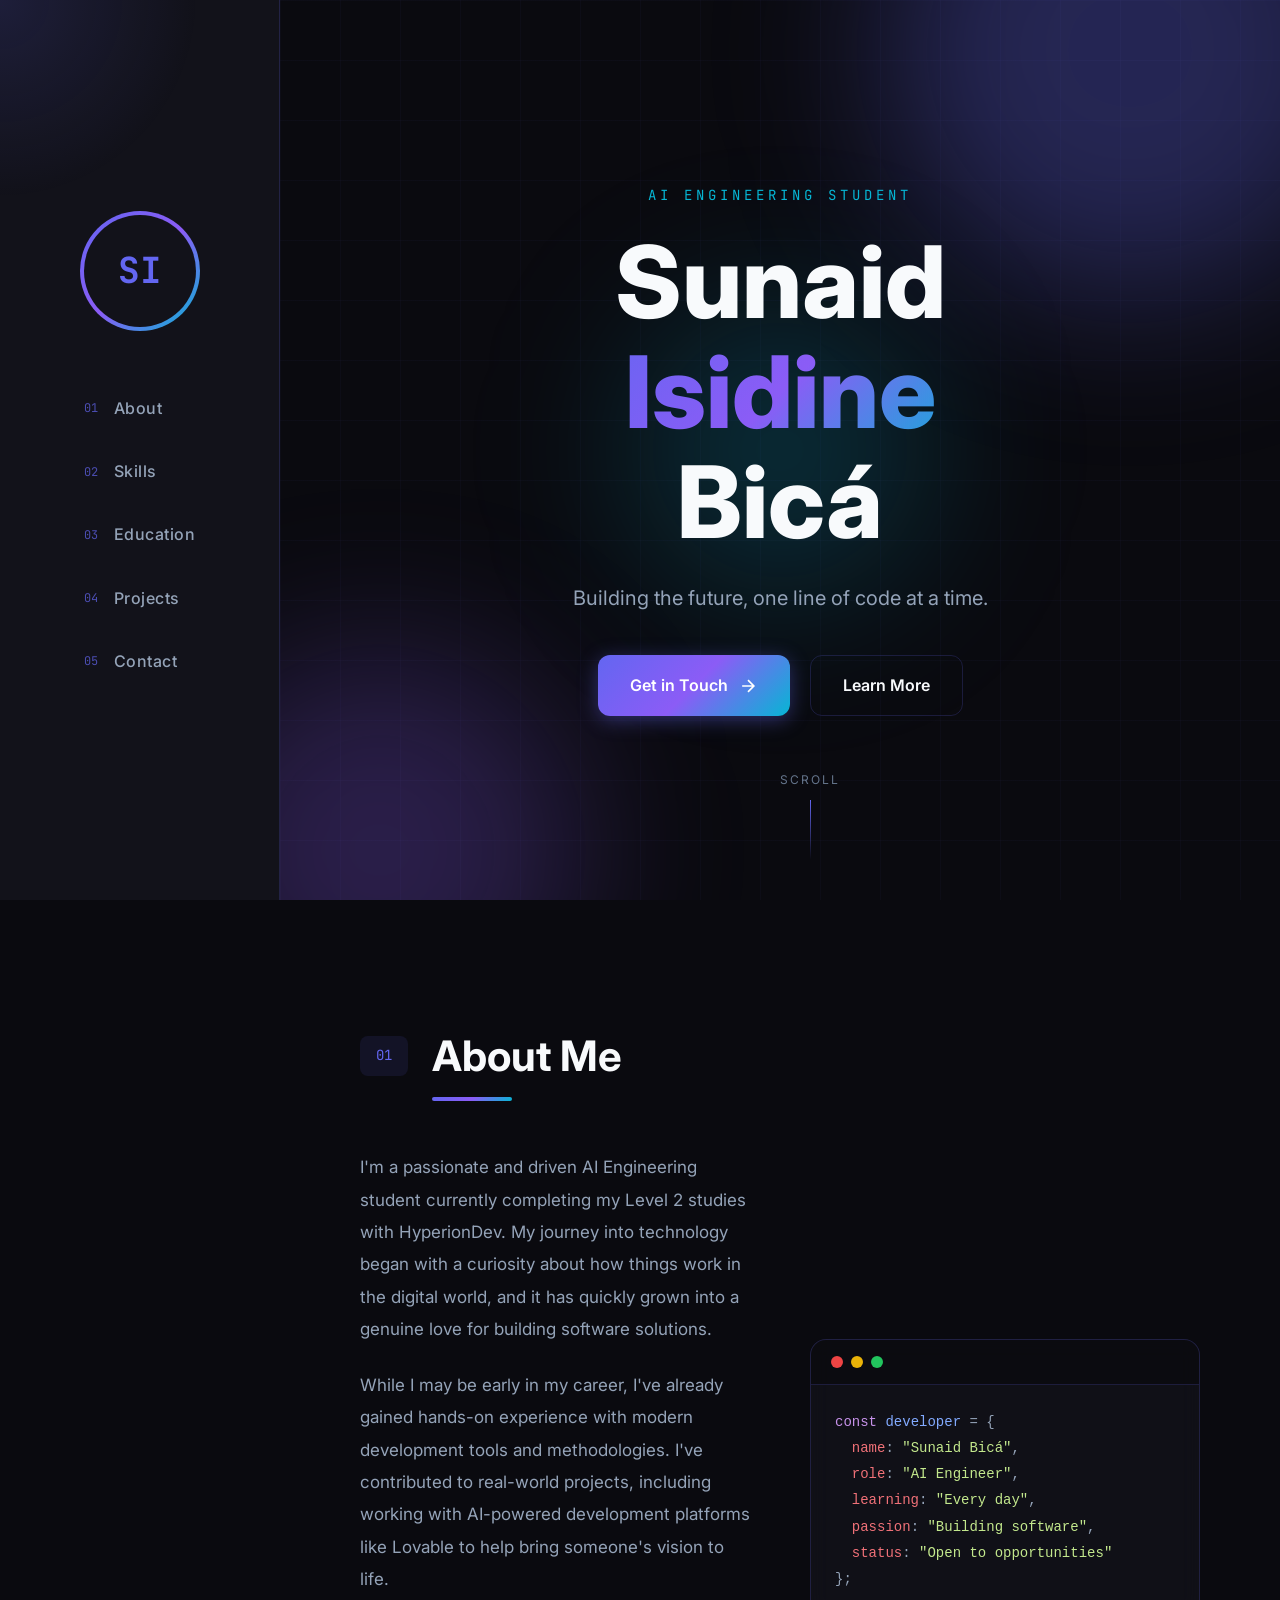
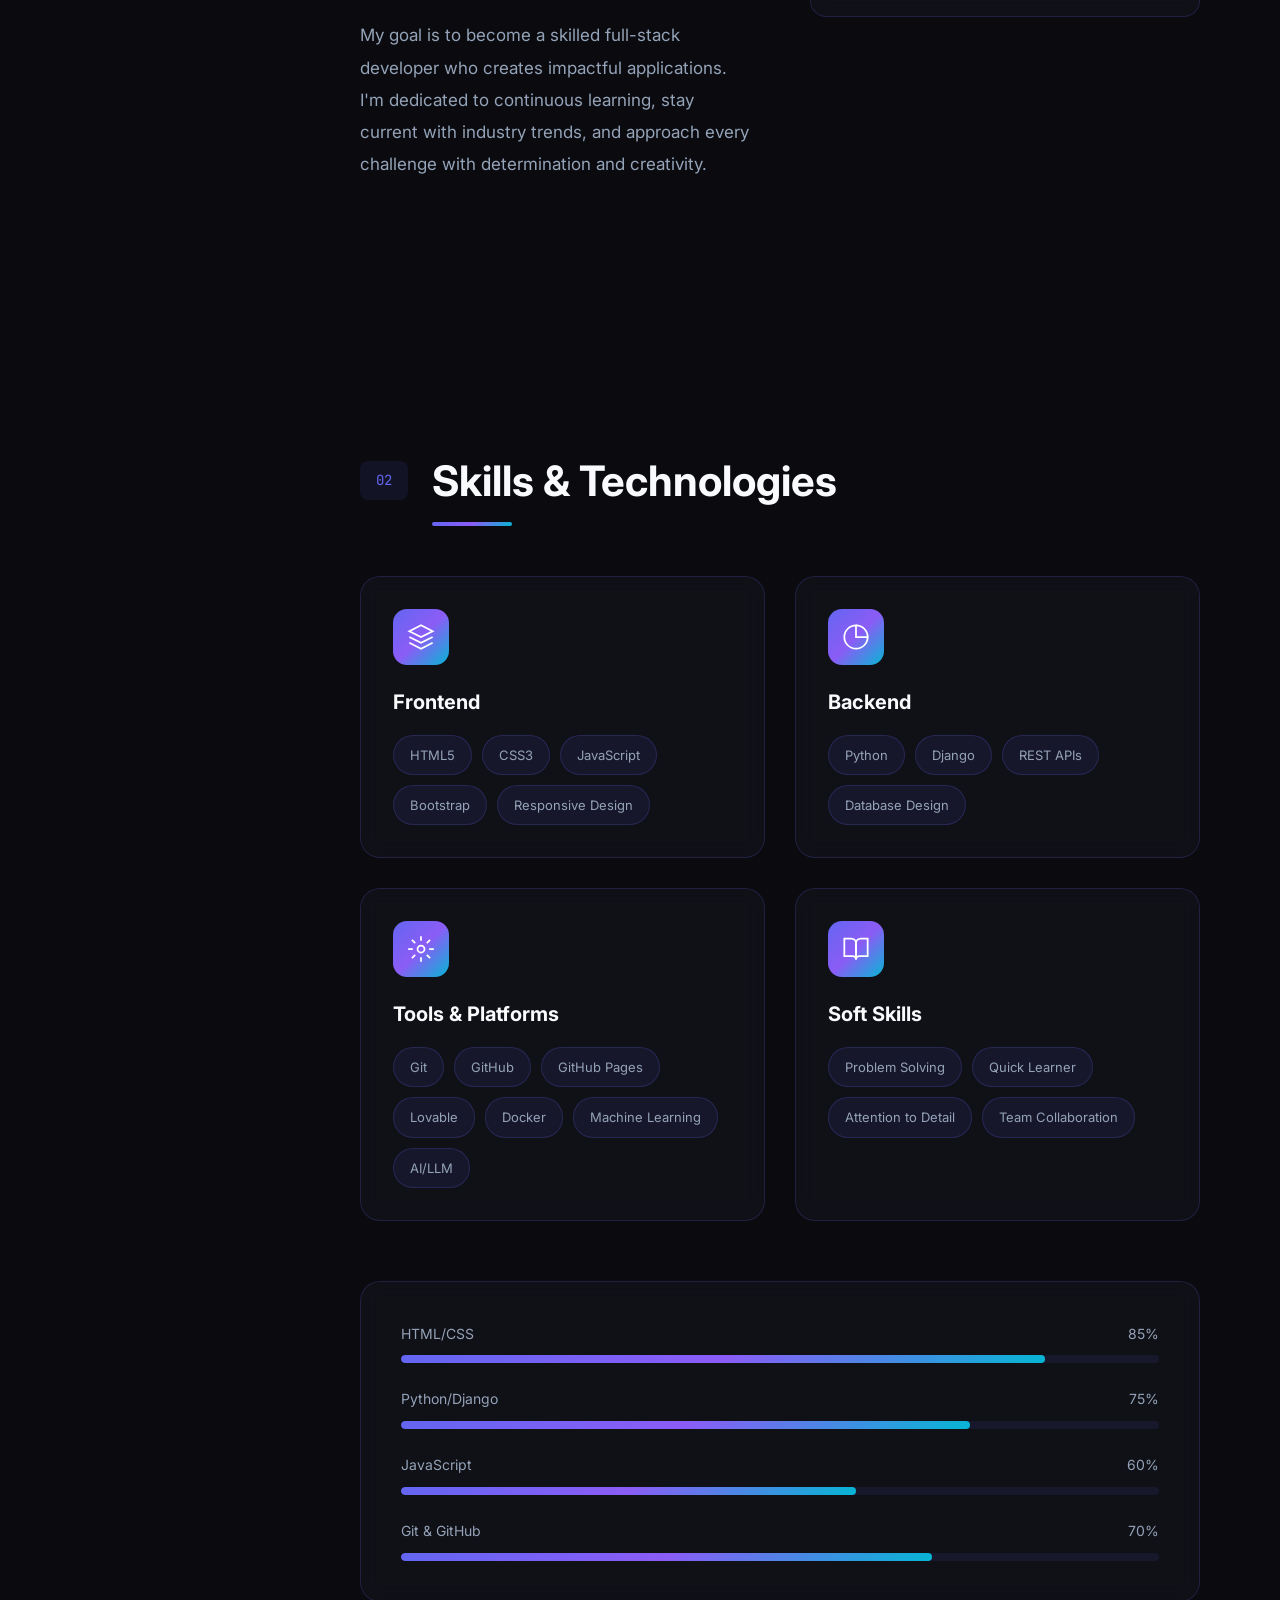
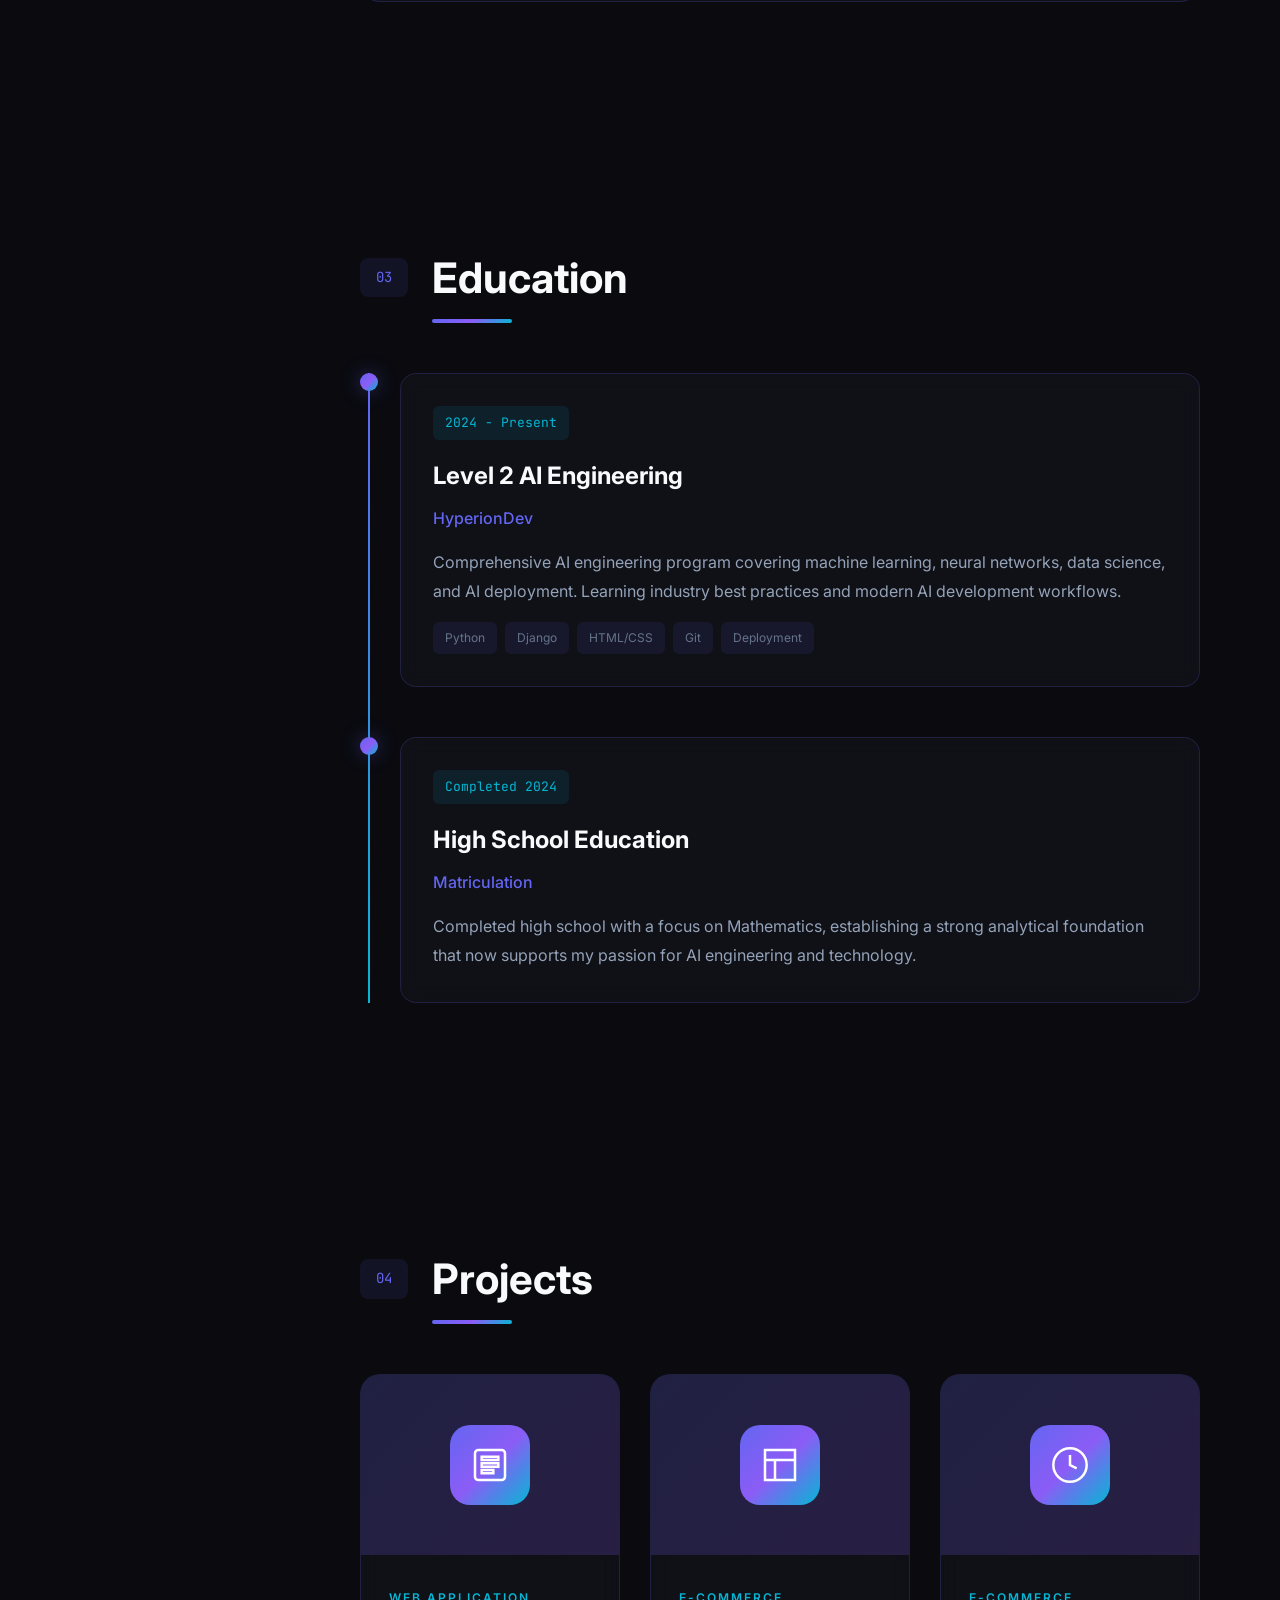
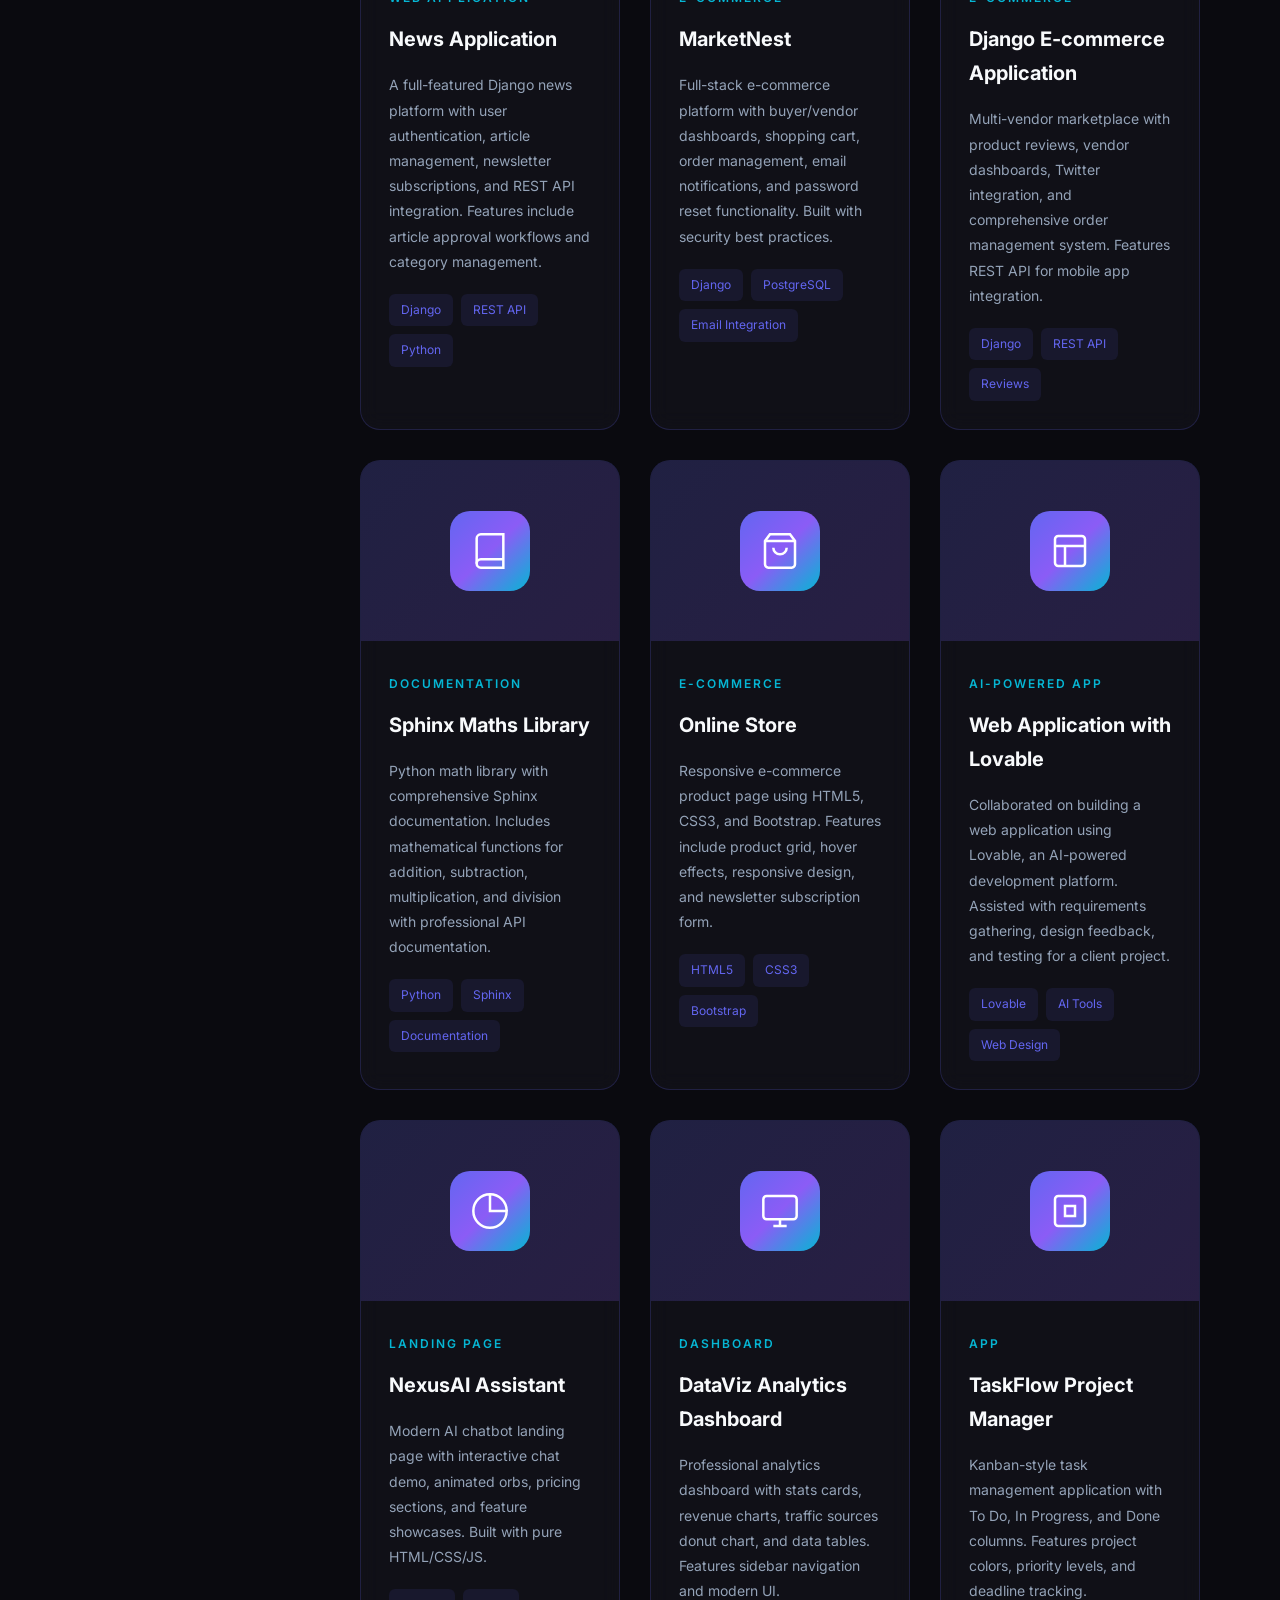
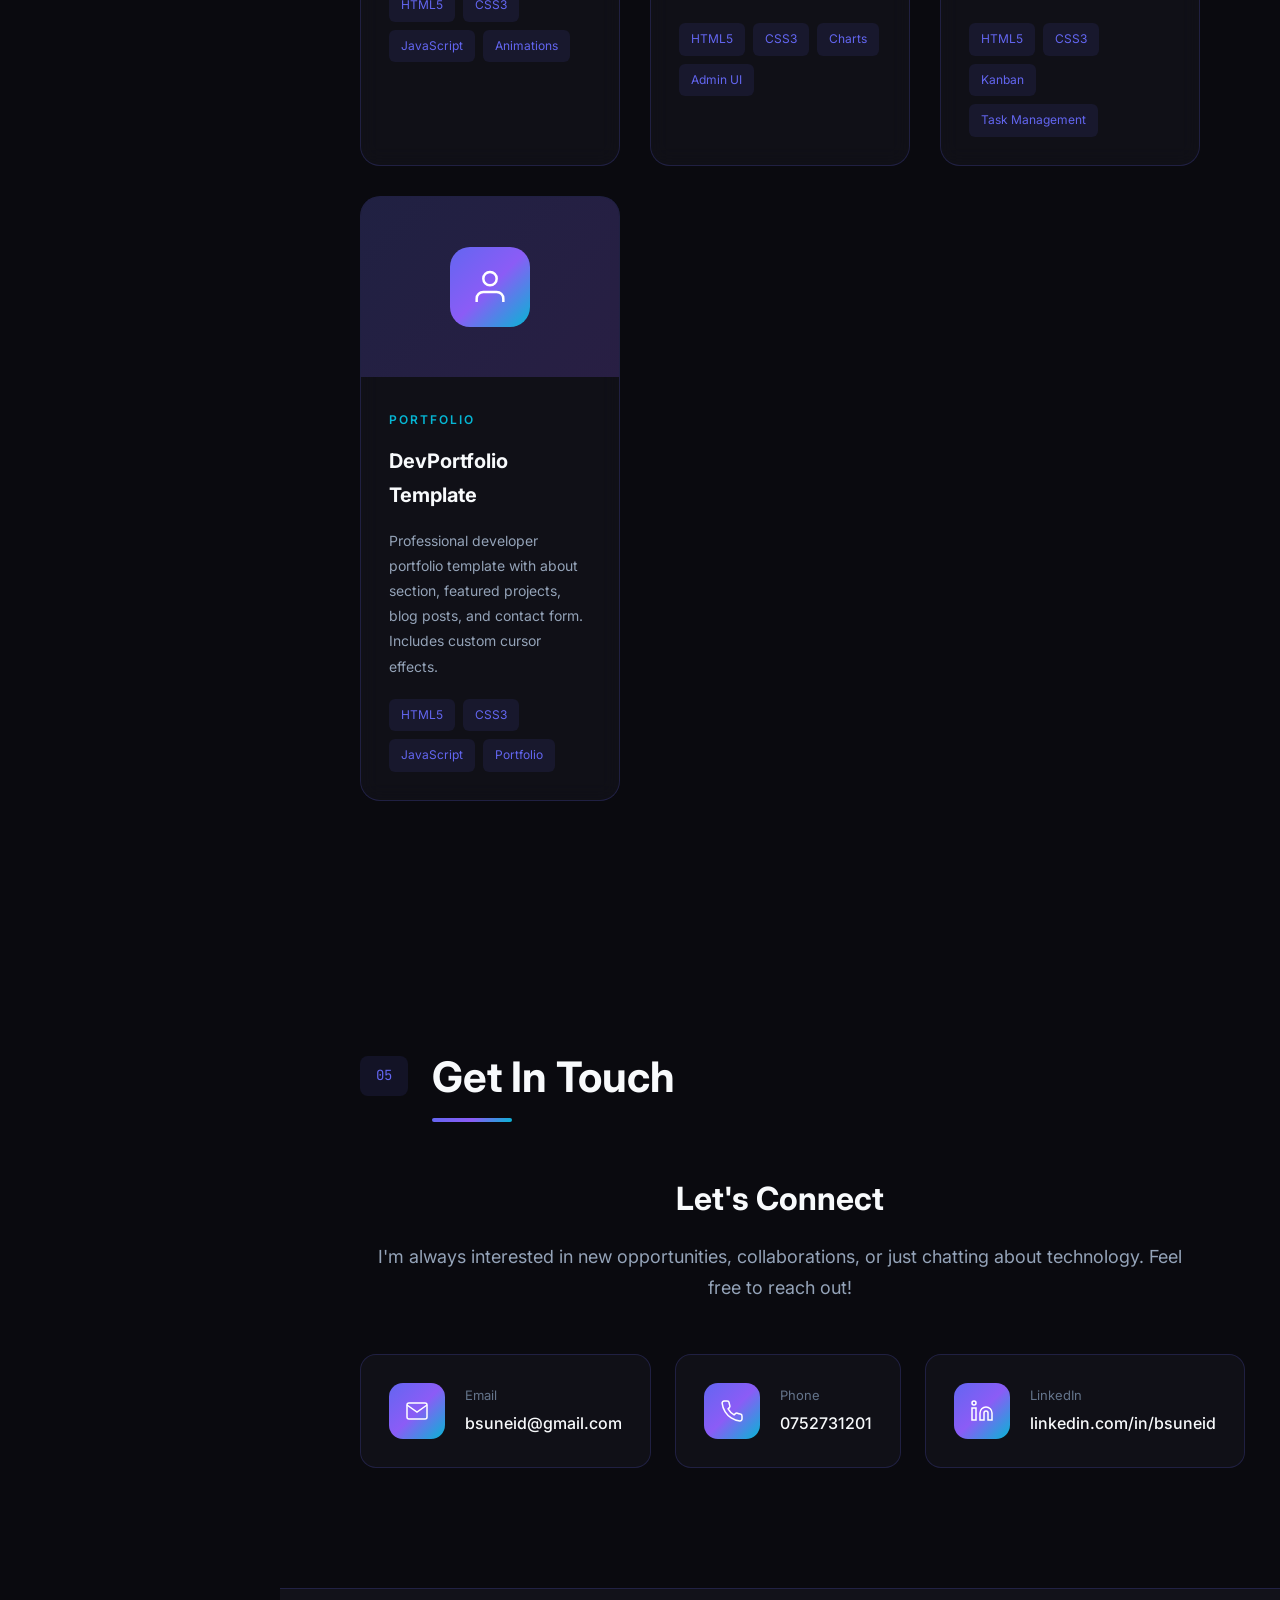
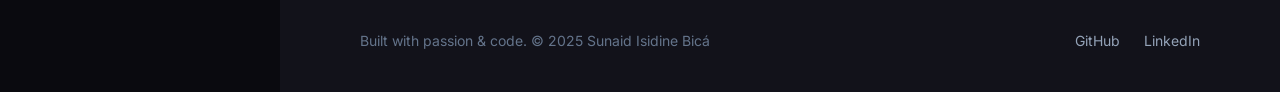
<file: index.html>
<!DOCTYPE html>
<html lang="en">
<head>
    <meta charset="UTF-8">
    <meta name="viewport" content="width=device-width, initial-scale=1.0">
    <title>Sunaid Isidine Bicá - CV</title>
    <link href="https://fonts.googleapis.com/css2?family=Inter:wght@300;400;500;600;700;800&family=JetBrains+Mono:wght@400;500&display=swap" rel="stylesheet">
    <link rel="stylesheet" href="style.css">
</head>
<body>
    <div class="cursor-glow"></div>
    
    <nav class="sidebar">
        <div class="nav-content">
            <div class="avatar-container">
                <div class="avatar-ring">
                    <div class="avatar">SI</div>
                </div>
            </div>
            <ul class="nav-links">
                <li><a href="#about" class="nav-link active" data-section="about">
                    <span class="nav-icon">01</span>
                    <span class="nav-text">About</span>
                </a></li>
                <li><a href="#skills" class="nav-link" data-section="skills">
                    <span class="nav-icon">02</span>
                    <span class="nav-text">Skills</span>
                </a></li>
                <li><a href="#education" class="nav-link" data-section="education">
                    <span class="nav-icon">03</span>
                    <span class="nav-text">Education</span>
                </a></li>
                <li><a href="#projects" class="nav-link" data-section="projects">
                    <span class="nav-icon">04</span>
                    <span class="nav-text">Projects</span>
                </a></li>
                <li><a href="#contact" class="nav-link" data-section="contact">
                    <span class="nav-icon">05</span>
                    <span class="nav-text">Contact</span>
                </a></li>
            </ul>
        </div>
    </nav>

    <main class="main-content">
        <section id="hero" class="hero-section">
            <div class="hero-bg">
                <div class="grid-overlay"></div>
                <div class="floating-shapes">
                    <div class="shape shape-1"></div>
                    <div class="shape shape-2"></div>
                    <div class="shape shape-3"></div>
                </div>
            </div>
            <div class="hero-content">
                <p class="hero-subtitle">AI Engineering Student</p>
                <h1 class="hero-title">
                    <span class="title-line">Sunaid</span>
                    <span class="title-line accent">Isidine</span>
                    <span class="title-line">Bicá</span>
                </h1>
                <p class="hero-tagline">Building the future, one line of code at a time.</p>
                <div class="hero-cta">
                    <a href="#contact" class="btn btn-primary">
                        <span>Get in Touch</span>
                        <svg width="20" height="20" viewBox="0 0 24 24" fill="none" stroke="currentColor" stroke-width="2">
                            <path d="M5 12h14M12 5l7 7-7 7"/>
                        </svg>
                    </a>
                    <a href="#about" class="btn btn-secondary">Learn More</a>
                </div>
            </div>
            <div class="scroll-indicator">
                <div class="scroll-text">Scroll</div>
                <div class="scroll-line"></div>
            </div>
        </section>

        <section id="about" class="section">
            <div class="section-header">
                <span class="section-number">01</span>
                <h2 class="section-title">About Me</h2>
            </div>
            <div class="about-content">
                <div class="about-text">
                    <p class="fade-in">I'm a passionate and driven AI Engineering student currently completing my Level 2 studies with HyperionDev. My journey into technology began with a curiosity about how things work in the digital world, and it has quickly grown into a genuine love for building software solutions.</p>
                    
                    <p class="fade-in">While I may be early in my career, I've already gained hands-on experience with modern development tools and methodologies. I've contributed to real-world projects, including working with AI-powered development platforms like Lovable to help bring someone's vision to life.</p>
                    
                    <p class="fade-in">My goal is to become a skilled full-stack developer who creates impactful applications. I'm dedicated to continuous learning, stay current with industry trends, and approach every challenge with determination and creativity.</p>
                </div>
                <div class="about-visual fade-in">
                    <div class="code-window">
                        <div class="window-header">
                            <div class="window-dot red"></div>
                            <div class="window-dot yellow"></div>
                            <div class="window-dot green"></div>
                        </div>
                        <div class="window-content">
                            <pre><code><span class="keyword">const</span> <span class="variable">developer</span> = {
  <span class="property">name</span>: <span class="string">"Sunaid Bicá"</span>,
  <span class="property">role</span>: <span class="string">"AI Engineer"</span>,
  <span class="property">learning</span>: <span class="string">"Every day"</span>,
  <span class="property">passion</span>: <span class="string">"Building software"</span>,
  <span class="property">status</span>: <span class="string">"Open to opportunities"</span>
};</code></pre>
                        </div>
                    </div>
                </div>
            </div>
        </section>

        <section id="skills" class="section">
            <div class="section-header">
                <span class="section-number">02</span>
                <h2 class="section-title">Skills & Technologies</h2>
            </div>
            <div class="skills-grid">
                <div class="skill-category fade-in">
                    <div class="skill-icon">
                        <svg viewBox="0 0 24 24" fill="none" stroke="currentColor" stroke-width="1.5">
                            <path d="M12 2L2 7l10 5 10-5-10-5zM2 17l10 5 10-5M2 12l10 5 10-5"/>
                        </svg>
                    </div>
                    <h3>Frontend</h3>
                    <div class="skill-tags">
                        <span class="skill-tag">HTML5</span>
                        <span class="skill-tag">CSS3</span>
                        <span class="skill-tag">JavaScript</span>
                        <span class="skill-tag">Bootstrap</span>
                        <span class="skill-tag">Responsive Design</span>
                    </div>
                </div>
                <div class="skill-category fade-in">
                    <div class="skill-icon">
                        <svg viewBox="0 0 24 24" fill="none" stroke="currentColor" stroke-width="1.5">
                            <path d="M12 2a10 10 0 1 0 10 10H12V2z"/>
                            <path d="M12 2a10 10 0 0 1 10 10"/>
                        </svg>
                    </div>
                    <h3>Backend</h3>
                    <div class="skill-tags">
                        <span class="skill-tag">Python</span>
                        <span class="skill-tag">Django</span>
                        <span class="skill-tag">REST APIs</span>
                        <span class="skill-tag">Database Design</span>
                    </div>
                </div>
                <div class="skill-category fade-in">
                    <div class="skill-icon">
                        <svg viewBox="0 0 24 24" fill="none" stroke="currentColor" stroke-width="1.5">
                            <circle cx="12" cy="12" r="3"/>
                            <path d="M12 1v4M12 19v4M4.22 4.22l2.83 2.83M16.95 16.95l2.83 2.83M1 12h4M19 12h4M4.22 19.78l2.83-2.83M16.95 7.05l2.83-2.83"/>
                        </svg>
                    </div>
                    <h3>Tools & Platforms</h3>
                    <div class="skill-tags">
                        <span class="skill-tag">Git</span>
                        <span class="skill-tag">GitHub</span>
                        <span class="skill-tag">GitHub Pages</span>
                        <span class="skill-tag">Lovable</span>
                        <span class="skill-tag">Docker</span>
                        <span class="skill-tag">Machine Learning</span>
                        <span class="skill-tag">AI/LLM</span>
                    </div>
                </div>
                <div class="skill-category fade-in">
                    <div class="skill-icon">
                        <svg viewBox="0 0 24 24" fill="none" stroke="currentColor" stroke-width="1.5">
                            <path d="M2 3h6a4 4 0 0 1 4 4v14a3 3 0 0 0-3-3H2z"/>
                            <path d="M22 3h-6a4 4 0 0 0-4 4v14a3 3 0 0 1 3-3h7z"/>
                        </svg>
                    </div>
                    <h3>Soft Skills</h3>
                    <div class="skill-tags">
                        <span class="skill-tag">Problem Solving</span>
                        <span class="skill-tag">Quick Learner</span>
                        <span class="skill-tag">Attention to Detail</span>
                        <span class="skill-tag">Team Collaboration</span>
                    </div>
                </div>
            </div>
            <div class="skills-progress fade-in">
                <div class="progress-bar-container">
                    <div class="progress-item">
                        <div class="progress-header">
                            <span>HTML/CSS</span>
                            <span>85%</span>
                        </div>
                        <div class="progress-bar">
                            <div class="progress-fill" data-progress="85"></div>
                        </div>
                    </div>
                    <div class="progress-item">
                        <div class="progress-header">
                            <span>Python/Django</span>
                            <span>75%</span>
                        </div>
                        <div class="progress-bar">
                            <div class="progress-fill" data-progress="75"></div>
                        </div>
                    </div>
                    <div class="progress-item">
                        <div class="progress-header">
                            <span>JavaScript</span>
                            <span>60%</span>
                        </div>
                        <div class="progress-bar">
                            <div class="progress-fill" data-progress="60"></div>
                        </div>
                    </div>
                    <div class="progress-item">
                        <div class="progress-header">
                            <span>Git & GitHub</span>
                            <span>70%</span>
                        </div>
                        <div class="progress-bar">
                            <div class="progress-fill" data-progress="70"></div>
                        </div>
                    </div>
                </div>
            </div>
        </section>

        <section id="education" class="section">
            <div class="section-header">
                <span class="section-number">03</span>
                <h2 class="section-title">Education</h2>
            </div>
            <div class="timeline">
                <div class="timeline-item fade-in">
                    <div class="timeline-marker"></div>
                    <div class="timeline-content">
                        <span class="timeline-date">2024 - Present</span>
                        <h3>Level 2 AI Engineering</h3>
                        <p class="timeline-subtitle">HyperionDev</p>
                        <p class="timeline-description">Comprehensive AI engineering program covering machine learning, neural networks, data science, and AI deployment. Learning industry best practices and modern AI development workflows.</p>
                        <div class="timeline-tags">
                            <span>Python</span>
                            <span>Django</span>
                            <span>HTML/CSS</span>
                            <span>Git</span>
                            <span>Deployment</span>
                        </div>
                    </div>
                </div>
                <div class="timeline-item fade-in">
                    <div class="timeline-marker"></div>
                    <div class="timeline-content">
                        <span class="timeline-date">Completed 2024</span>
                        <h3>High School Education</h3>
                        <p class="timeline-subtitle">Matriculation</p>
                        <p class="timeline-description">Completed high school with a focus on Mathematics, establishing a strong analytical foundation that now supports my passion for AI engineering and technology.</p>
                    </div>
                </div>
            </div>
        </section>

        <section id="projects" class="section">
            <div class="section-header">
                <span class="section-number">04</span>
                <h2 class="section-title">Projects</h2>
            </div>
            <div class="projects-grid">
                <a href="https://github.com/Sunaid17/NewsApp" target="_blank" class="project-card fade-in">
                    <div class="project-visual">
                        <div class="project-icon">
                            <svg viewBox="0 0 24 24" fill="none" stroke="currentColor" stroke-width="1.5">
                                <path d="M19 3H5c-1.1 0-2 .9-2 2v14c0 1.1.9 2 2 2h14c1.1 0 2-.9 2-2V5c0-1.1-.9-2-2-2z"/>
                                <path d="M14 17H7v-2h7v2zm3-4H7v-2h10v2zm0-4H7V7h10v2z"/>
                            </svg>
                        </div>
                    </div>
                    <div class="project-info">
                        <span class="project-tag">Web Application</span>
                        <h3>News Application</h3>
                        <p>A full-featured Django news platform with user authentication, article management, newsletter subscriptions, and REST API integration. Features include article approval workflows and category management.</p>
                        <div class="project-tech">
                            <span>Django</span>
                            <span>REST API</span>
                            <span>Python</span>
                        </div>
                    </div>
                </a>
                <a href="https://github.com/Sunaid17/MarketNest" target="_blank" class="project-card fade-in">
                    <div class="project-visual">
                        <div class="project-icon">
                            <svg viewBox="0 0 24 24" fill="none" stroke="currentColor" stroke-width="1.5">
                                <path d="M3 3h18v18H3zM21 9H3M9 21V9"/>
                            </svg>
                        </div>
                    </div>
                    <div class="project-info">
                        <span class="project-tag">E-commerce</span>
                        <h3>MarketNest</h3>
                        <p>Full-stack e-commerce platform with buyer/vendor dashboards, shopping cart, order management, email notifications, and password reset functionality. Built with security best practices.</p>
                        <div class="project-tech">
                            <span>Django</span>
                            <span>PostgreSQL</span>
                            <span>Email Integration</span>
                        </div>
                    </div>
                </a>
                <a href="https://github.com/Sunaid17/DjangoEcommerce" target="_blank" class="project-card fade-in">
                    <div class="project-visual">
                        <div class="project-icon">
                            <svg viewBox="0 0 24 24" fill="none" stroke="currentColor" stroke-width="1.5">
                                <circle cx="12" cy="12" r="10"/>
                                <path d="M12 6v6l4 2"/>
                            </svg>
                        </div>
                    </div>
                    <div class="project-info">
                        <span class="project-tag">E-commerce</span>
                        <h3>Django E-commerce Application</h3>
                        <p>Multi-vendor marketplace with product reviews, vendor dashboards, Twitter integration, and comprehensive order management system. Features REST API for mobile app integration.</p>
                        <div class="project-tech">
                            <span>Django</span>
                            <span>REST API</span>
                            <span>Reviews</span>
                        </div>
                    </div>
                </a>
                <a href="https://github.com/Sunaid17/sphinx_maths" target="_blank" class="project-card fade-in">
                    <div class="project-visual">
                        <div class="project-icon">
                            <svg viewBox="0 0 24 24" fill="none" stroke="currentColor" stroke-width="1.5">
                                <path d="M4 19.5A2.5 2.5 0 0 1 6.5 17H20"/>
                                <path d="M6.5 2H20v20H6.5A2.5 2.5 0 0 1 4 19.5v-15A2.5 2.5 0 0 1 6.5 2z"/>
                            </svg>
                        </div>
                    </div>
                    <div class="project-info">
                        <span class="project-tag">Documentation</span>
                        <h3>Sphinx Maths Library</h3>
                        <p>Python math library with comprehensive Sphinx documentation. Includes mathematical functions for addition, subtraction, multiplication, and division with professional API documentation.</p>
                        <div class="project-tech">
                            <span>Python</span>
                            <span>Sphinx</span>
                            <span>Documentation</span>
                        </div>
                    </div>
                </a>
                <a href="https://sunaid17.github.io/ShoppingSite/" target="_blank" class="project-card fade-in">
                    <div class="project-visual">
                        <div class="project-icon">
                            <svg viewBox="0 0 24 24" fill="none" stroke="currentColor" stroke-width="1.5">
                                <path d="M6 2L3 6v14a2 2 0 0 0 2 2h14a2 2 0 0 0 2-2V6l-3-4z"/>
                                <path d="M3 6h18M16 10a4 4 0 0 1-8 0"/>
                            </svg>
                        </div>
                    </div>
                    <div class="project-info">
                        <span class="project-tag">E-commerce</span>
                        <h3>Online Store</h3>
                        <p>Responsive e-commerce product page using HTML5, CSS3, and Bootstrap. Features include product grid, hover effects, responsive design, and newsletter subscription form.</p>
                        <div class="project-tech">
                            <span>HTML5</span>
                            <span>CSS3</span>
                            <span>Bootstrap</span>
                        </div>
                    </div>
                </a>
                <a href="https://github.com/Sunaid17/LovableApp" target="_blank" class="project-card fade-in">
                    <div class="project-visual">
                        <div class="project-icon">
                            <svg viewBox="0 0 24 24" fill="none" stroke="currentColor" stroke-width="1.5">
                                <rect x="3" y="3" width="18" height="18" rx="2"/>
                                <path d="M3 9h18M9 21V9"/>
                            </svg>
                        </div>
                    </div>
                    <div class="project-info">
                        <span class="project-tag">AI-Powered App</span>
                        <h3>Web Application with Lovable</h3>
                        <p>Collaborated on building a web application using Lovable, an AI-powered development platform. Assisted with requirements gathering, design feedback, and testing for a client project.</p>
                        <div class="project-tech">
                            <span>Lovable</span>
                            <span>AI Tools</span>
                            <span>Web Design</span>
                        </div>
                    </div>
                </a>
                <a href="projects/ai-assistant/index.html" target="_blank" class="project-card fade-in">
                    <div class="project-visual">
                        <div class="project-icon">
                            <svg viewBox="0 0 24 24" fill="none" stroke="currentColor" stroke-width="1.5">
                                <path d="M12 2a10 10 0 1 0 10 10H12V2z"/>
                                <path d="M12 2a10 10 0 0 1 10 10"/>
                            </svg>
                        </div>
                    </div>
                    <div class="project-info">
                        <span class="project-tag">Landing Page</span>
                        <h3>NexusAI Assistant</h3>
                        <p>Modern AI chatbot landing page with interactive chat demo, animated orbs, pricing sections, and feature showcases. Built with pure HTML/CSS/JS.</p>
                        <div class="project-tech">
                            <span>HTML5</span>
                            <span>CSS3</span>
                            <span>JavaScript</span>
                            <span>Animations</span>
                        </div>
                    </div>
                </a>
                <a href="projects/dashboard/index.html" target="_blank" class="project-card fade-in">
                    <div class="project-visual">
                        <div class="project-icon">
                            <svg viewBox="0 0 24 24" fill="none" stroke="currentColor" stroke-width="1.5">
                                <rect x="2" y="3" width="20" height="14" rx="2"/>
                                <path d="M8 21h8M12 17v4"/>
                            </svg>
                        </div>
                    </div>
                    <div class="project-info">
                        <span class="project-tag">Dashboard</span>
                        <h3>DataViz Analytics Dashboard</h3>
                        <p>Professional analytics dashboard with stats cards, revenue charts, traffic sources donut chart, and data tables. Features sidebar navigation and modern UI.</p>
                        <div class="project-tech">
                            <span>HTML5</span>
                            <span>CSS3</span>
                            <span>Charts</span>
                            <span>Admin UI</span>
                        </div>
                    </div>
                </a>
                <a href="projects/taskflow/index.html" target="_blank" class="project-card fade-in">
                    <div class="project-visual">
                        <div class="project-icon">
                            <svg viewBox="0 0 24 24" fill="none" stroke="currentColor" stroke-width="1.5">
                                <rect x="3" y="3" width="18" height="18" rx="2"/>
                                <path d="M9 9h6v6H9z"/>
                            </svg>
                        </div>
                    </div>
                    <div class="project-info">
                        <span class="project-tag">App</span>
                        <h3>TaskFlow Project Manager</h3>
                        <p>Kanban-style task management application with To Do, In Progress, and Done columns. Features project colors, priority levels, and deadline tracking.</p>
                        <div class="project-tech">
                            <span>HTML5</span>
                            <span>CSS3</span>
                            <span>Kanban</span>
                            <span>Task Management</span>
                        </div>
                    </div>
                </a>
                <a href="projects/portfolio/index.html" target="_blank" class="project-card fade-in">
                    <div class="project-visual">
                        <div class="project-icon">
                            <svg viewBox="0 0 24 24" fill="none" stroke="currentColor" stroke-width="1.5">
                                <path d="M20 21v-2a4 4 0 0 0-4-4H8a4 4 0 0 0-4 4v2"/>
                                <circle cx="12" cy="7" r="4"/>
                            </svg>
                        </div>
                    </div>
                    <div class="project-info">
                        <span class="project-tag">Portfolio</span>
                        <h3>DevPortfolio Template</h3>
                        <p>Professional developer portfolio template with about section, featured projects, blog posts, and contact form. Includes custom cursor effects.</p>
                        <div class="project-tech">
                            <span>HTML5</span>
                            <span>CSS3</span>
                            <span>JavaScript</span>
                            <span>Portfolio</span>
                        </div>
                    </div>
                </a>
            </div>
        </section>

        <section id="contact" class="section">
            <div class="section-header">
                <span class="section-number">05</span>
                <h2 class="section-title">Get In Touch</h2>
            </div>
            <div class="contact-content">
                <div class="contact-intro fade-in">
                    <h3>Let's Connect</h3>
                    <p>I'm always interested in new opportunities, collaborations, or just chatting about technology. Feel free to reach out!</p>
                </div>
                <div class="contact-cards">
                    <a href="mailto:bsuneid@gmail.com" class="contact-card fade-in">
                        <div class="contact-icon">
                            <svg viewBox="0 0 24 24" fill="none" stroke="currentColor" stroke-width="1.5">
                                <path d="M4 4h16c1.1 0 2 .9 2 2v12c0 1.1-.9 2-2 2H4c-1.1 0-2-.9-2-2V6c0-1.1.9-2 2-2z"/>
                                <path d="M22 6l-10 7L2 6"/>
                            </svg>
                        </div>
                        <div class="contact-details">
                            <span class="contact-label">Email</span>
                            <span class="contact-value">bsuneid@gmail.com</span>
                        </div>
                    </a>
                    <a href="tel:0752731201" class="contact-card fade-in">
                        <div class="contact-icon">
                            <svg viewBox="0 0 24 24" fill="none" stroke="currentColor" stroke-width="1.5">
                                <path d="M22 16.92v3a2 2 0 0 1-2.18 2 19.79 19.79 0 0 1-8.63-3.07 19.5 19.5 0 0 1-6-6 19.79 19.79 0 0 1-3.07-8.67A2 2 0 0 1 4.11 2h3a2 2 0 0 1 2 1.72 12.84 12.84 0 0 0 .7 2.81 2 2 0 0 1-.45 2.11L8.09 9.91a16 16 0 0 0 6 6l1.27-1.27a2 2 0 0 1 2.11-.45 12.84 12.84 0 0 0 2.81.7A2 2 0 0 1 22 16.92z"/>
                            </svg>
                        </div>
                        <div class="contact-details">
                            <span class="contact-label">Phone</span>
                            <span class="contact-value">0752731201</span>
                        </div>
                    </a>
                    <a href="https://www.linkedin.com/in/suneid-bica-1747a33b0" class="contact-card fade-in" target="_blank">
                        <div class="contact-icon">
                            <svg viewBox="0 0 24 24" fill="none" stroke="currentColor" stroke-width="1.5">
                                <path d="M16 8a6 6 0 0 1 6 6v7h-4v-7a2 2 0 0 0-2-2 2 2 0 0 0-2 2v7h-4v-7a6 6 0 0 1 6-6z"/>
                                <rect x="2" y="9" width="4" height="12"/>
                                <circle cx="4" cy="4" r="2"/>
                            </svg>
                        </div>
                        <div class="contact-details">
                            <span class="contact-label">LinkedIn</span>
                            <span class="contact-value">linkedin.com/in/bsuneid</span>
                        </div>
                    </a>
                </div>
            </div>
        </section>

        <footer class="footer">
            <div class="footer-content">
                <p class="footer-text">Built with passion & code. &copy; 2025 Sunaid Isidine Bicá</p>
                <div class="footer-links">
                    <a href="https://github.com" target="_blank" class="footer-link">GitHub</a>
                    <a href="https://www.linkedin.com/in/suneid-bica-1747a33b0" target="_blank" class="footer-link">LinkedIn</a>
                </div>
            </div>
        </footer>
    </main>

    <script src="script.js"></script>
</body>
</html>
</file>
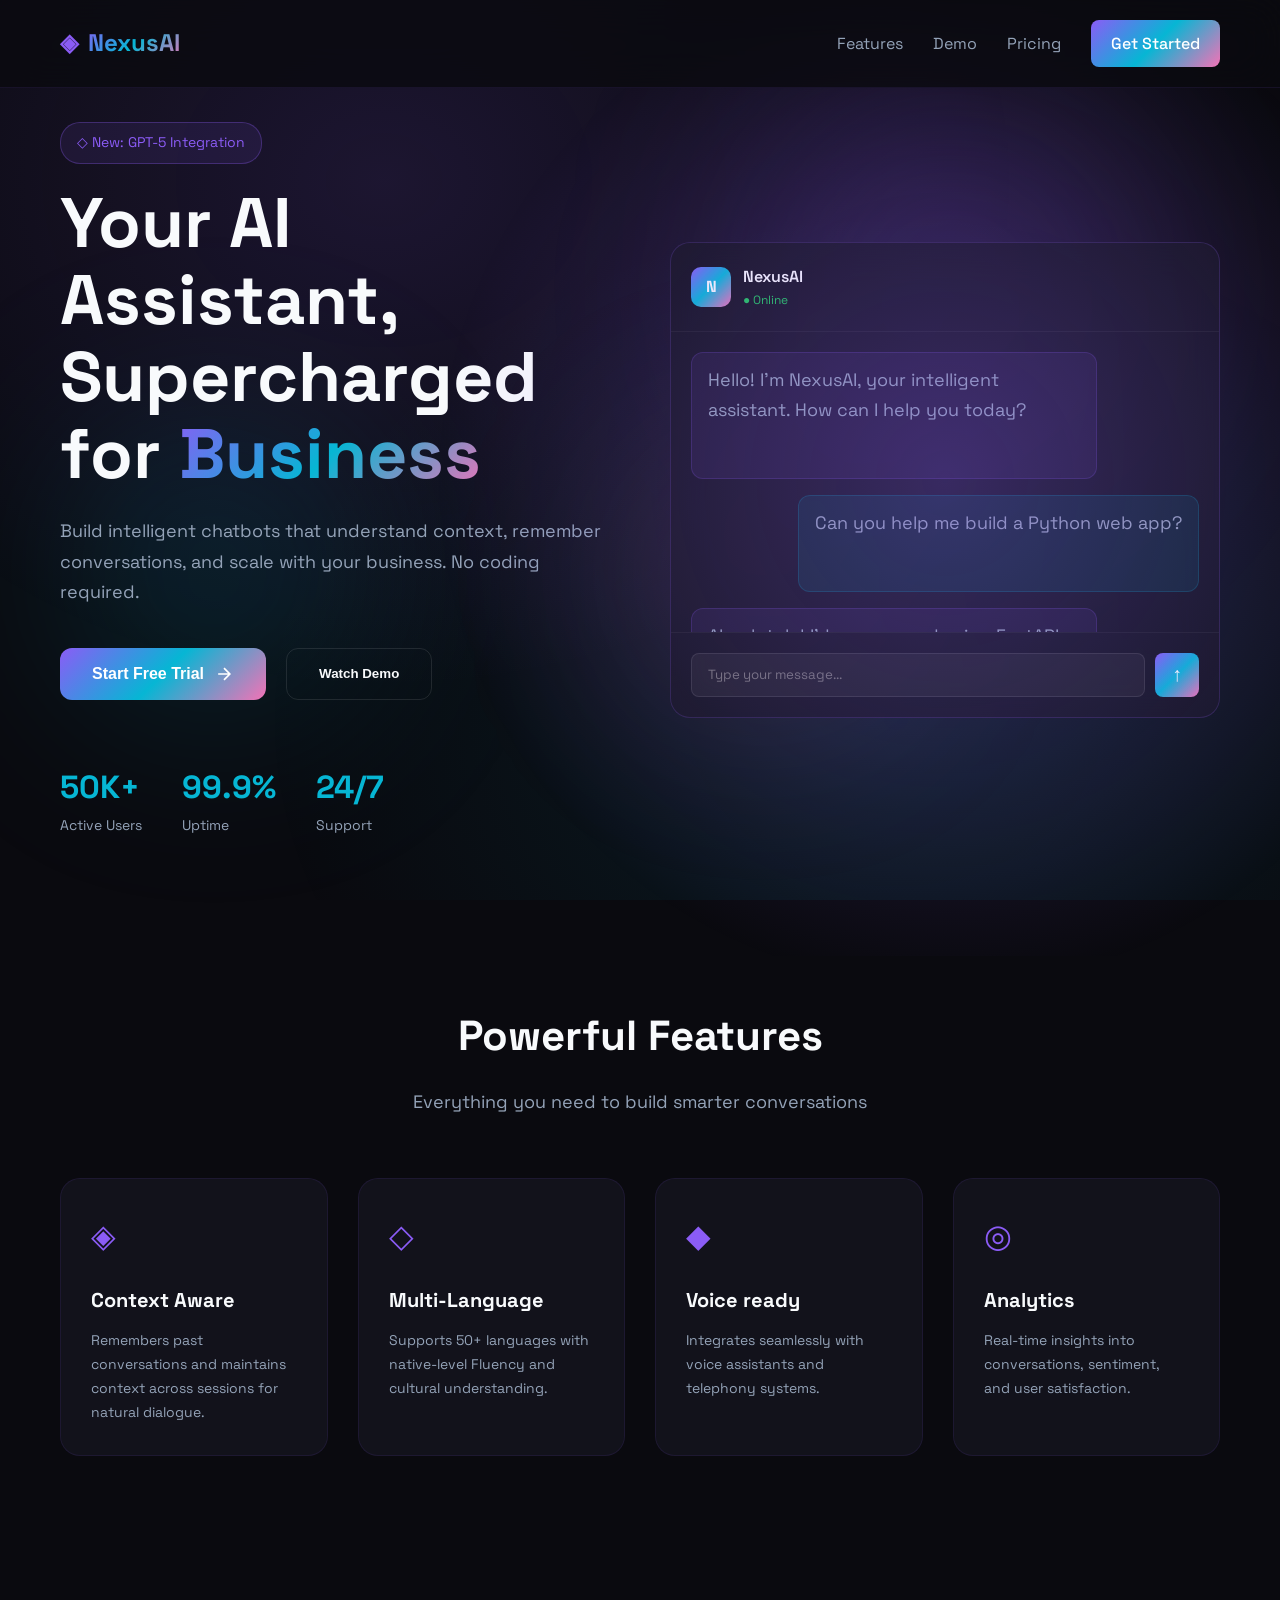
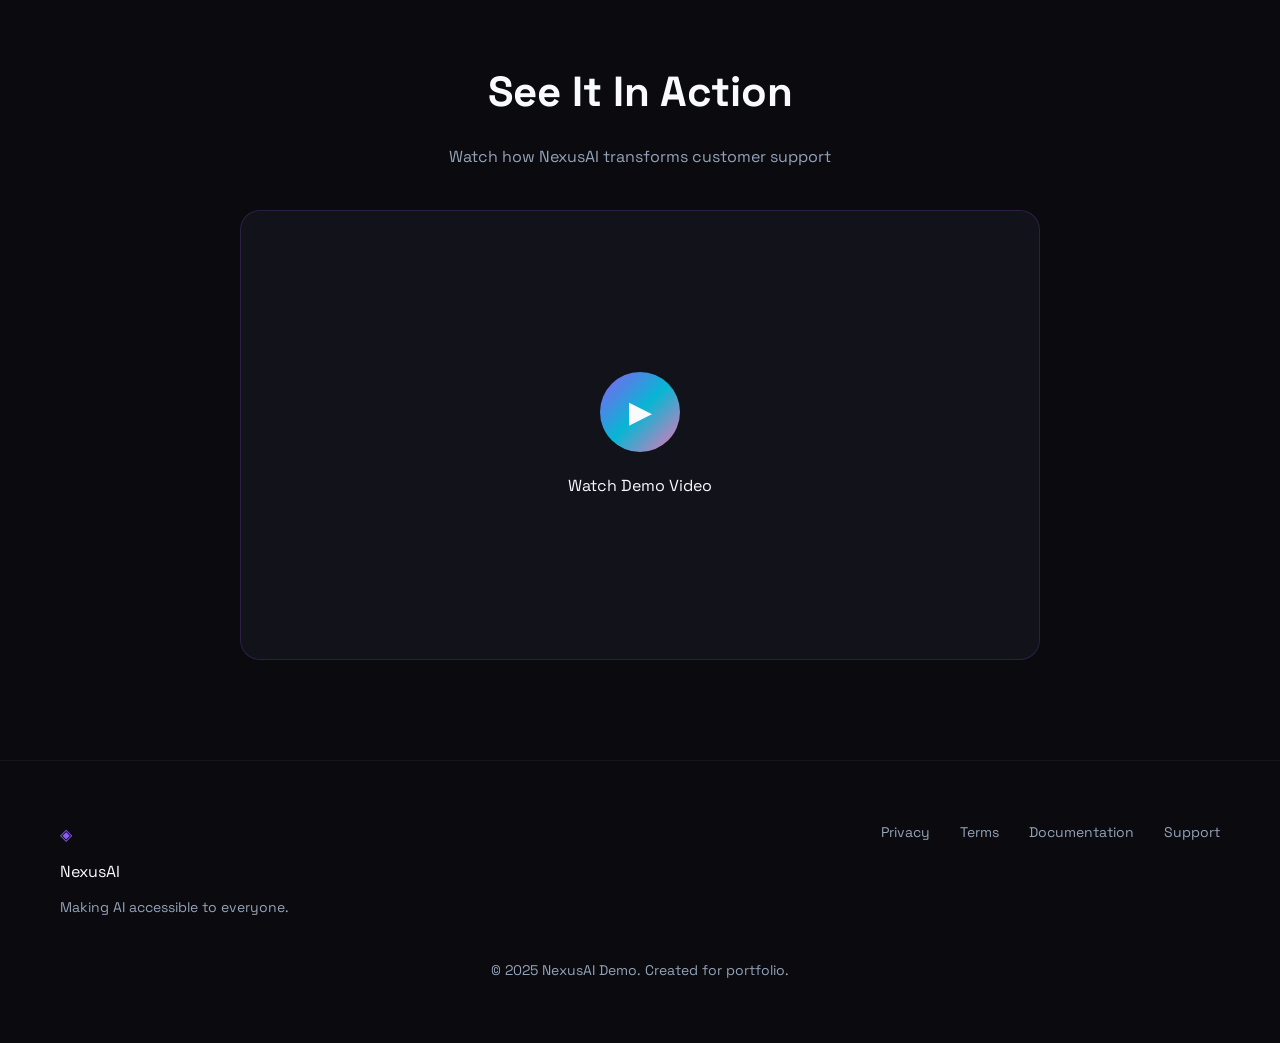
<file: projects/ai-assistant/index.html>
<!DOCTYPE html>
<html lang="en">
<head>
    <meta charset="UTF-8">
    <meta name="viewport" content="width=device-width, initial-scale=1.0">
    <title>AI Chatbot | Smart Assistant</title>
    <link href="https://fonts.googleapis.com/css2?family=Space+Grotesk:wght@300;400;500;600;700&family=JetBrains+Mono:wght@400;500&display=swap" rel="stylesheet">
    <link rel="stylesheet" href="style.css">
</head>
<body>
    <div class="bg-gradient"></div>
    <div class="floating-orbs">
        <div class="orb orb-1"></div>
        <div class="orb orb-2"></div>
        <div class="orb orb-3"></div>
    </div>
    
    <nav class="navbar">
        <div class="logo">
            <span class="logo-icon">◈</span>
            <span class="logo-text">NexusAI</span>
        </div>
        <div class="nav-links">
            <a href="#features">Features</a>
            <a href="#demo">Demo</a>
            <a href="#pricing">Pricing</a>
            <a href="#contact" class="btn-nav">Get Started</a>
        </div>
    </nav>

    <section class="hero">
        <div class="hero-content">
            <span class="badge">◇ New: GPT-5 Integration</span>
            <h1>Your AI Assistant,<br>Supercharged for <span class="gradient-text">Business</span></h1>
            <p>Build intelligent chatbots that understand context, remember conversations, and scale with your business. No coding required.</p>
            <div class="cta-group">
                <button class="btn-primary">
                    <span>Start Free Trial</span>
                    <svg width="20" height="20" viewBox="0 0 24 24" fill="none" stroke="currentColor" stroke-width="2">
                        <path d="M5 12h14M12 5l7 7-7 7"/>
                    </svg>
                </button>
                <button class="btn-secondary">Watch Demo</button>
            </div>
            <div class="stats">
                <div class="stat">
                    <span class="stat-number">50K+</span>
                    <span class="stat-label">Active Users</span>
                </div>
                <div class="stat">
                    <span class="stat-number">99.9%</span>
                    <span class="stat-label">Uptime</span>
                </div>
                <div class="stat">
                    <span class="stat-number">24/7</span>
                    <span class="stat-label">Support</span>
                </div>
            </div>
        </div>
        <div class="hero-visual">
            <div class="chat-interface">
                <div class="chat-header">
                    <div class="chat-avatar">N</div>
                    <div class="chat-info">
                        <span class="chat-name">NexusAI</span>
                        <span class="chat-status">● Online</span>
                    </div>
                </div>
                <div class="chat-messages">
                    <div class="message bot">
                        <p>Hello! I'm NexusAI, your intelligent assistant. How can I help you today?</p>
                    </div>
                    <div class="message user">
                        <p>Can you help me build a Python web app?</p>
                    </div>
                    <div class="message bot">
                        <p>Absolutely! I'd recommend using FastAPI or Flask. Would you like a code template to get started?</p>
                    </div>
                </div>
                <div class="chat-input">
                    <input type="text" placeholder="Type your message...">
                    <button class="send-btn">↑</button>
                </div>
            </div>
            <div class="glow-effect"></div>
        </div>
    </section>

    <section id="features" class="features">
        <div class="section-header">
            <h2>Powerful Features</h2>
            <p>Everything you need to build smarter conversations</p>
        </div>
        <div class="features-grid">
            <div class="feature-card">
                <div class="feature-icon">◈</div>
                <h3>Context Aware</h3>
                <p>Remembers past conversations and maintains context across sessions for natural dialogue.</p>
            </div>
            <div class="feature-card">
                <div class="feature-icon">◇</div>
                <h3>Multi-Language</h3>
                <p>Supports 50+ languages with native-level Fluency and cultural understanding.</p>
            </div>
            <div class="feature-card">
                <div class="feature-icon">◆</div>
                <h3>Voice ready</h3>
                <p>Integrates seamlessly with voice assistants and telephony systems.</p>
            </div>
            <div class="feature-card">
                <div class="feature-icon">◎</div>
                <h3>Analytics</h3>
                <p>Real-time insights into conversations, sentiment, and user satisfaction.</p>
            </div>
        </div>
    </section>

    <section id="demo" class="demo">
        <div class="demo-content">
            <h2>See It In Action</h2>
            <p>Watch how NexusAI transforms customer support</p>
        </div>
        <div class="video-container">
            <div class="play-button">▶</div>
            <span>Watch Demo Video</span>
        </div>
    </section>

    <footer class="footer">
        <div class="footer-content">
            <div class="footer-brand">
                <span class="logo-icon">◈</span>
                <span>NexusAI</span>
                <p>Making AI accessible to everyone.</p>
            </div>
            <div class="footer-links">
                <a href="#">Privacy</a>
                <a href="#">Terms</a>
                <a href="#">Documentation</a>
                <a href="#">Support</a>
            </div>
        </div>
        <div class="footer-bottom">
            <p>&copy; 2025 NexusAI Demo. Created for portfolio.</p>
        </div>
    </footer>

    <script src="script.js"></script>
</body>
</html>
</file>
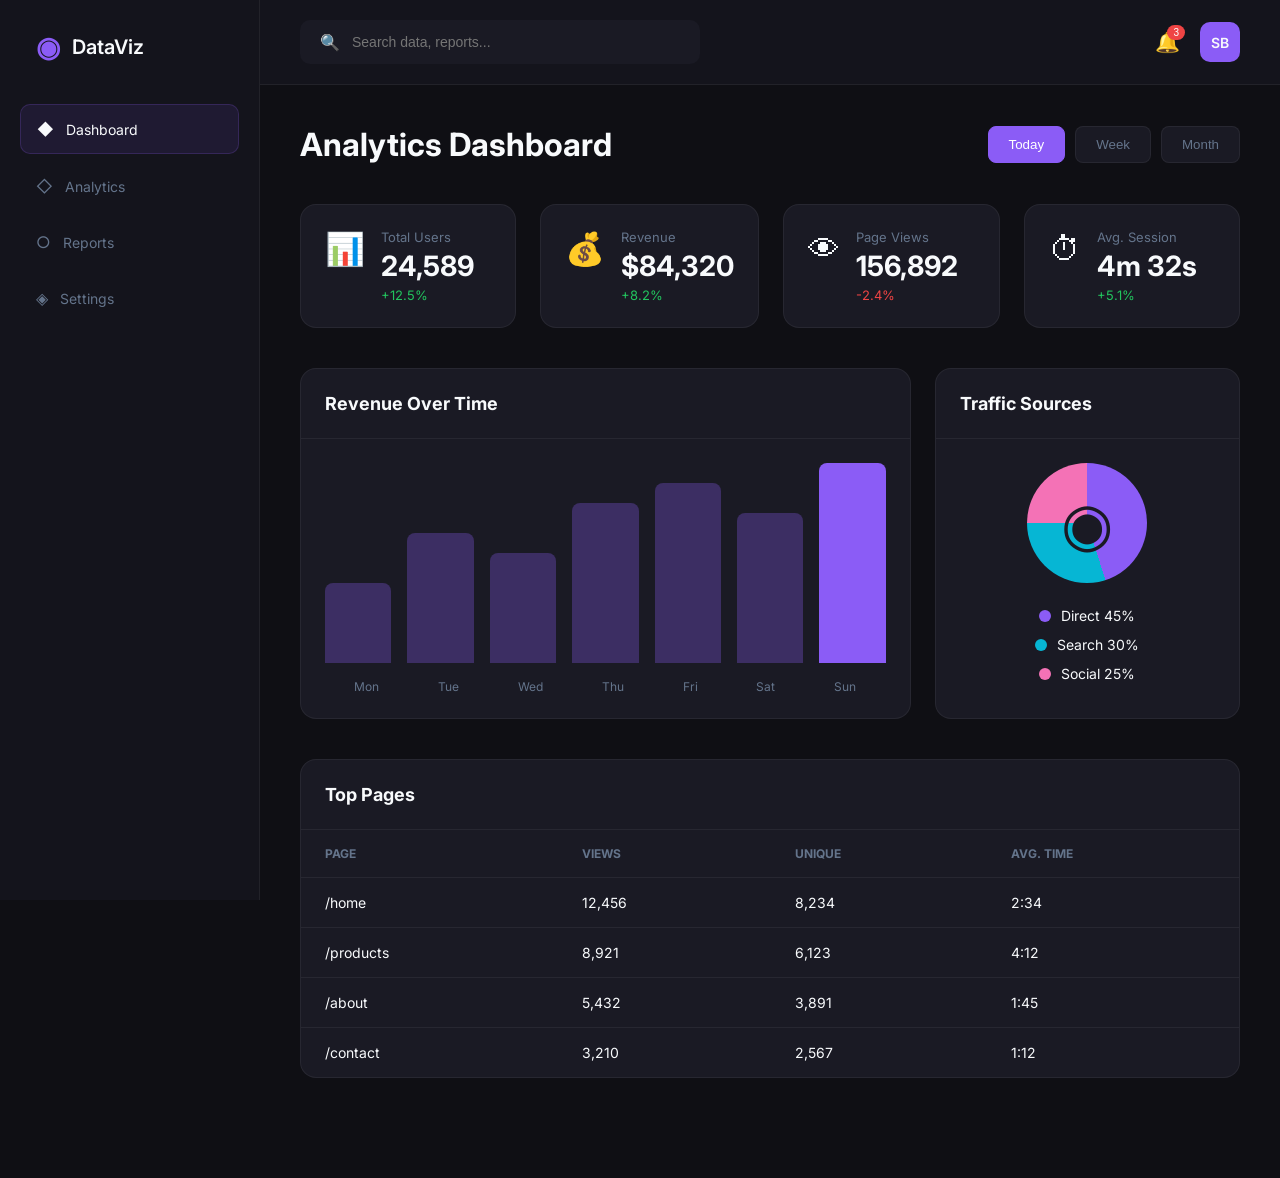
<file: projects/dashboard/index.html>
<!DOCTYPE html>
<html lang="en">
<head>
    <meta charset="UTF-8">
    <meta name="viewport" content="width=device-width, initial-scale=1.0">
    <title>DataViz Pro | Analytics Dashboard</title>
    <link href="https://fonts.googleapis.com/css2?family=Inter:wght@300;400;500;600;700&family=JetBrains+Mono:wght@400;500&display=swap" rel="stylesheet">
    <link rel="stylesheet" href="style.css">
</head>
<body>
    <aside class="sidebar">
        <div class="sidebar-header">
            <span class="logo">◉</span>
            <span>DataViz</span>
        </div>
        <nav class="sidebar-nav">
            <a href="#" class="active">
                <span class="nav-icon">◆</span>
                Dashboard
            </a>
            <a href="#">
                <span class="nav-icon">◇</span>
                Analytics
            </a>
            <a href="#">
                <span class="nav-icon">○</span>
                Reports
            </a>
            <a href="#">
                <span class="nav-icon">◈</span>
                Settings
            </a>
        </nav>
    </aside>

    <main class="main">
        <header class="topbar">
            <div class="search-bar">
                <span>🔍</span>
                <input type="text" placeholder="Search data, reports...">
            </div>
            <div class="topbar-right">
                <button class="notification-btn">🔔<span class="badge">3</span></button>
                <div class="user-avatar">SB</div>
            </div>
        </header>

        <div class="dashboard">
            <div class="dashboard-header">
                <h1>Analytics Dashboard</h1>
                <div class="date-range">
                    <button class="active">Today</button>
                    <button>Week</button>
                    <button>Month</button>
                </div>
            </div>

            <div class="stats-grid">
                <div class="stat-card">
                    <div class="stat-icon">📊</div>
                    <div class="stat-content">
                        <span class="stat-label">Total Users</span>
                        <span class="stat-value">24,589</span>
                        <span class="stat-change positive">+12.5%</span>
                    </div>
                </div>
                <div class="stat-card">
                    <div class="stat-icon">💰</div>
                    <div class="stat-content">
                        <span class="stat-label">Revenue</span>
                        <span class="stat-value">$84,320</span>
                        <span class="stat-change positive">+8.2%</span>
                    </div>
                </div>
                <div class="stat-card">
                    <div class="stat-icon">👁</div>
                    <div class="stat-content">
                        <span class="stat-label">Page Views</span>
                        <span class="stat-value">156,892</span>
                        <span class="stat-change negative">-2.4%</span>
                    </div>
                </div>
                <div class="stat-card">
                    <div class="stat-icon">⏱</div>
                    <div class="stat-content">
                        <span class="stat-label">Avg. Session</span>
                        <span class="stat-value">4m 32s</span>
                        <span class="stat-change positive">+5.1%</span>
                    </div>
                </div>
            </div>

            <div class="charts-grid">
                <div class="chart-card">
                    <div class="chart-header">
                        <h3>Revenue Over Time</h3>
                    </div>
                    <div class="chart-body">
                        <div class="simple-chart">
                            <div class="bar" style="--height: 40%;"><span>$12k</span></div>
                            <div class="bar" style="--height: 65%;"><span>$18k</span></div>
                            <div class="bar" style="--height: 55%;"><span>$15k</span></div>
                            <div class="bar" style="--height: 80%;"><span>$22k</span></div>
                            <div class="bar" style="--height: 90%;"><span>$25k</span></div>
                            <div class="bar" style="--height: 75%;"><span>$21k</span></div>
                            <div class="bar active" style="--height: 100%;"><span>$28k</span></div>
                        </div>
                        <div class="chart-labels">
                            <span>Mon</span><span>Tue</span><span>Wed</span><span>Thu</span><span>Fri</span><span>Sat</span><span>Sun</span>
                        </div>
                    </div>
                </div>
                <div class="chart-card">
                    <div class="chart-header">
                        <h3>Traffic Sources</h3>
                    </div>
                    <div class="chart-body">
                        <div class="donut-chart">
                            <div class="donut">◉</div>
                            <div class="legend">
                                <div class="legend-item"><span class="dot" style="background: #8b5cf6;"></span> Direct 45%</div>
                                <div class="legend-item"><span class="dot" style="background: #06b6d4;"></span> Search 30%</div>
                                <div class="legend-item"><span class="dot" style="background: #f472b6;"></span> Social 25%</div>
                            </div>
                        </div>
                    </div>
                </div>
            </div>

            <div class="table-card">
                <div class="table-header">
                    <h3>Top Pages</h3>
                </div>
                <table>
                    <thead>
                        <tr>
                            <th>Page</th>
                            <th>Views</th>
                            <th>Unique</th>
                            <th>Avg. Time</th>
                        </tr>
                    </thead>
                    <tbody>
                        <tr>
                            <td>/home</td>
                            <td>12,456</td>
                            <td>8,234</td>
                            <td>2:34</td>
                        </tr>
                        <tr>
                            <td>/products</td>
                            <td>8,921</td>
                            <td>6,123</td>
                            <td>4:12</td>
                        </tr>
                        <tr>
                            <td>/about</td>
                            <td>5,432</td>
                            <td>3,891</td>
                            <td>1:45</td>
                        </tr>
                        <tr>
                            <td>/contact</td>
                            <td>3,210</td>
                            <td>2,567</td>
                            <td>1:12</td>
                        </tr>
                    </tbody>
                </table>
            </div>
        </div>
    </main>

    <script src="script.js"></script>
</body>
</html>
</file>
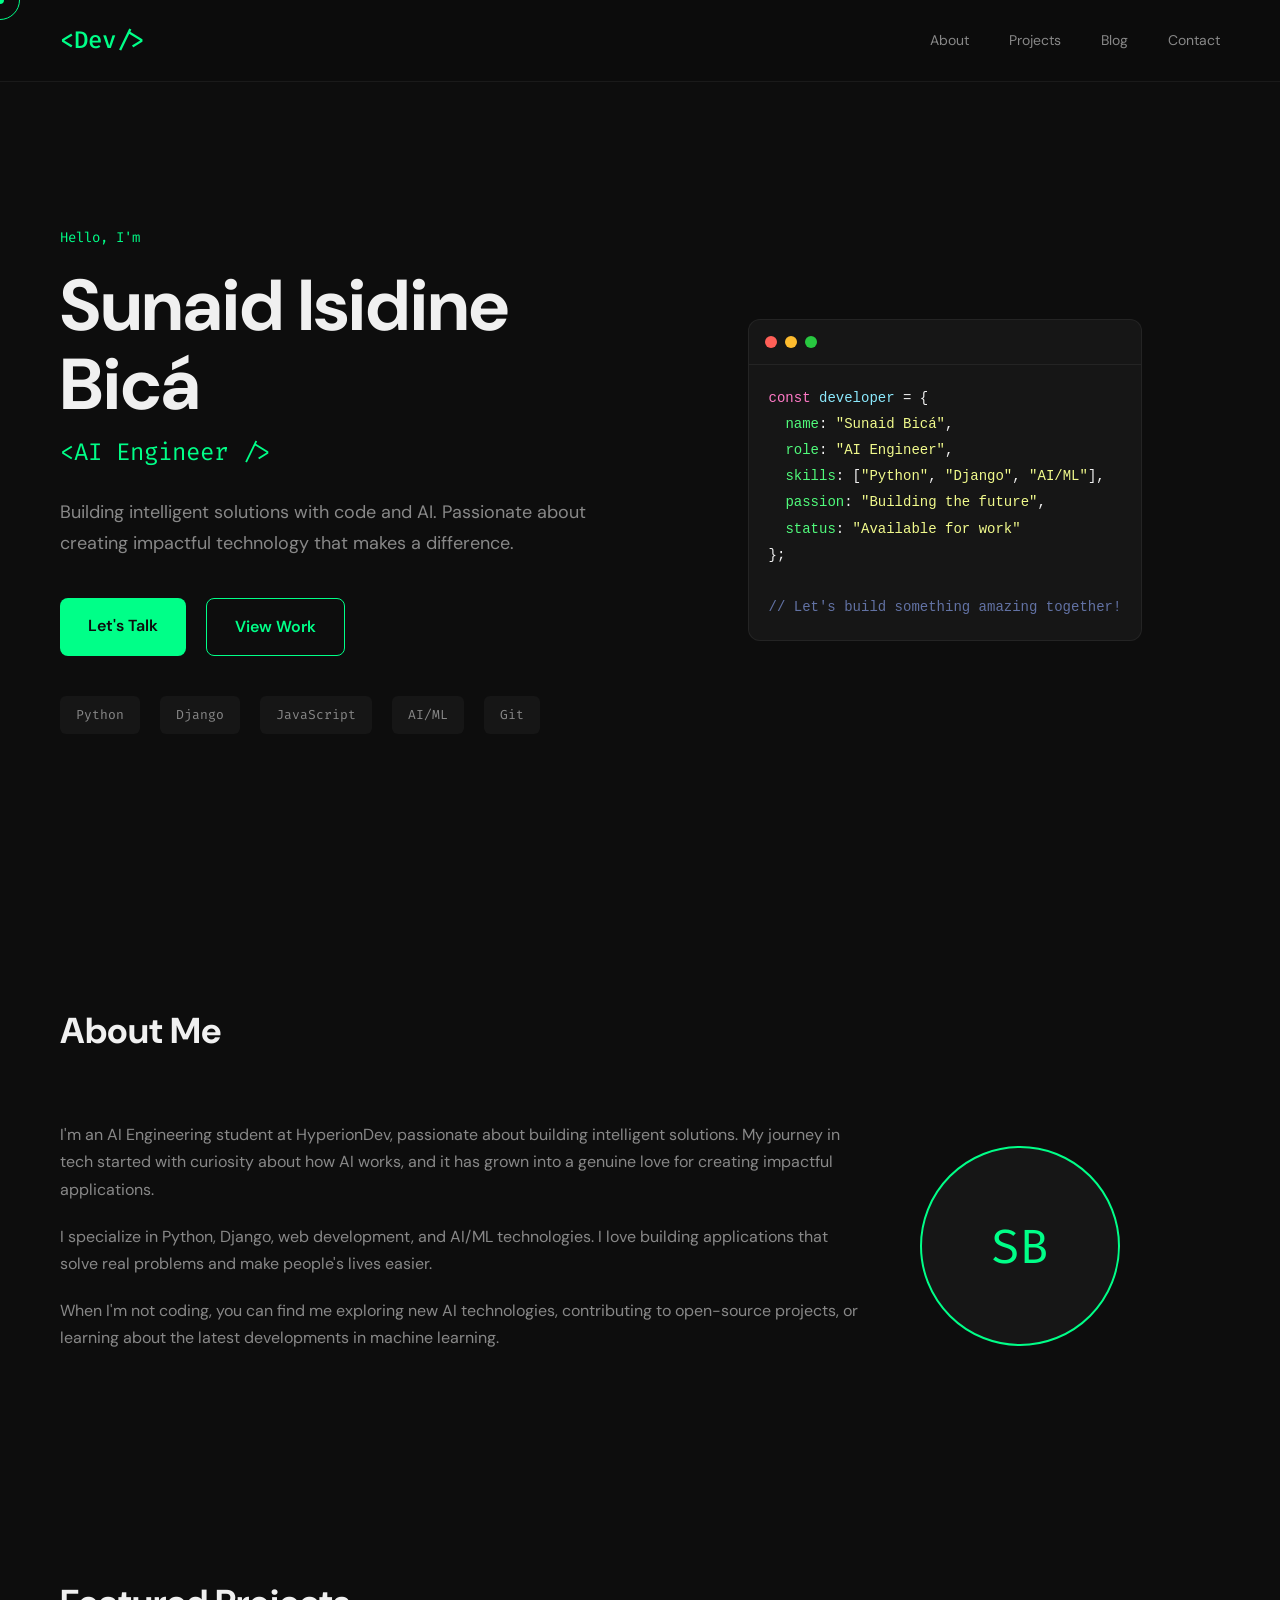
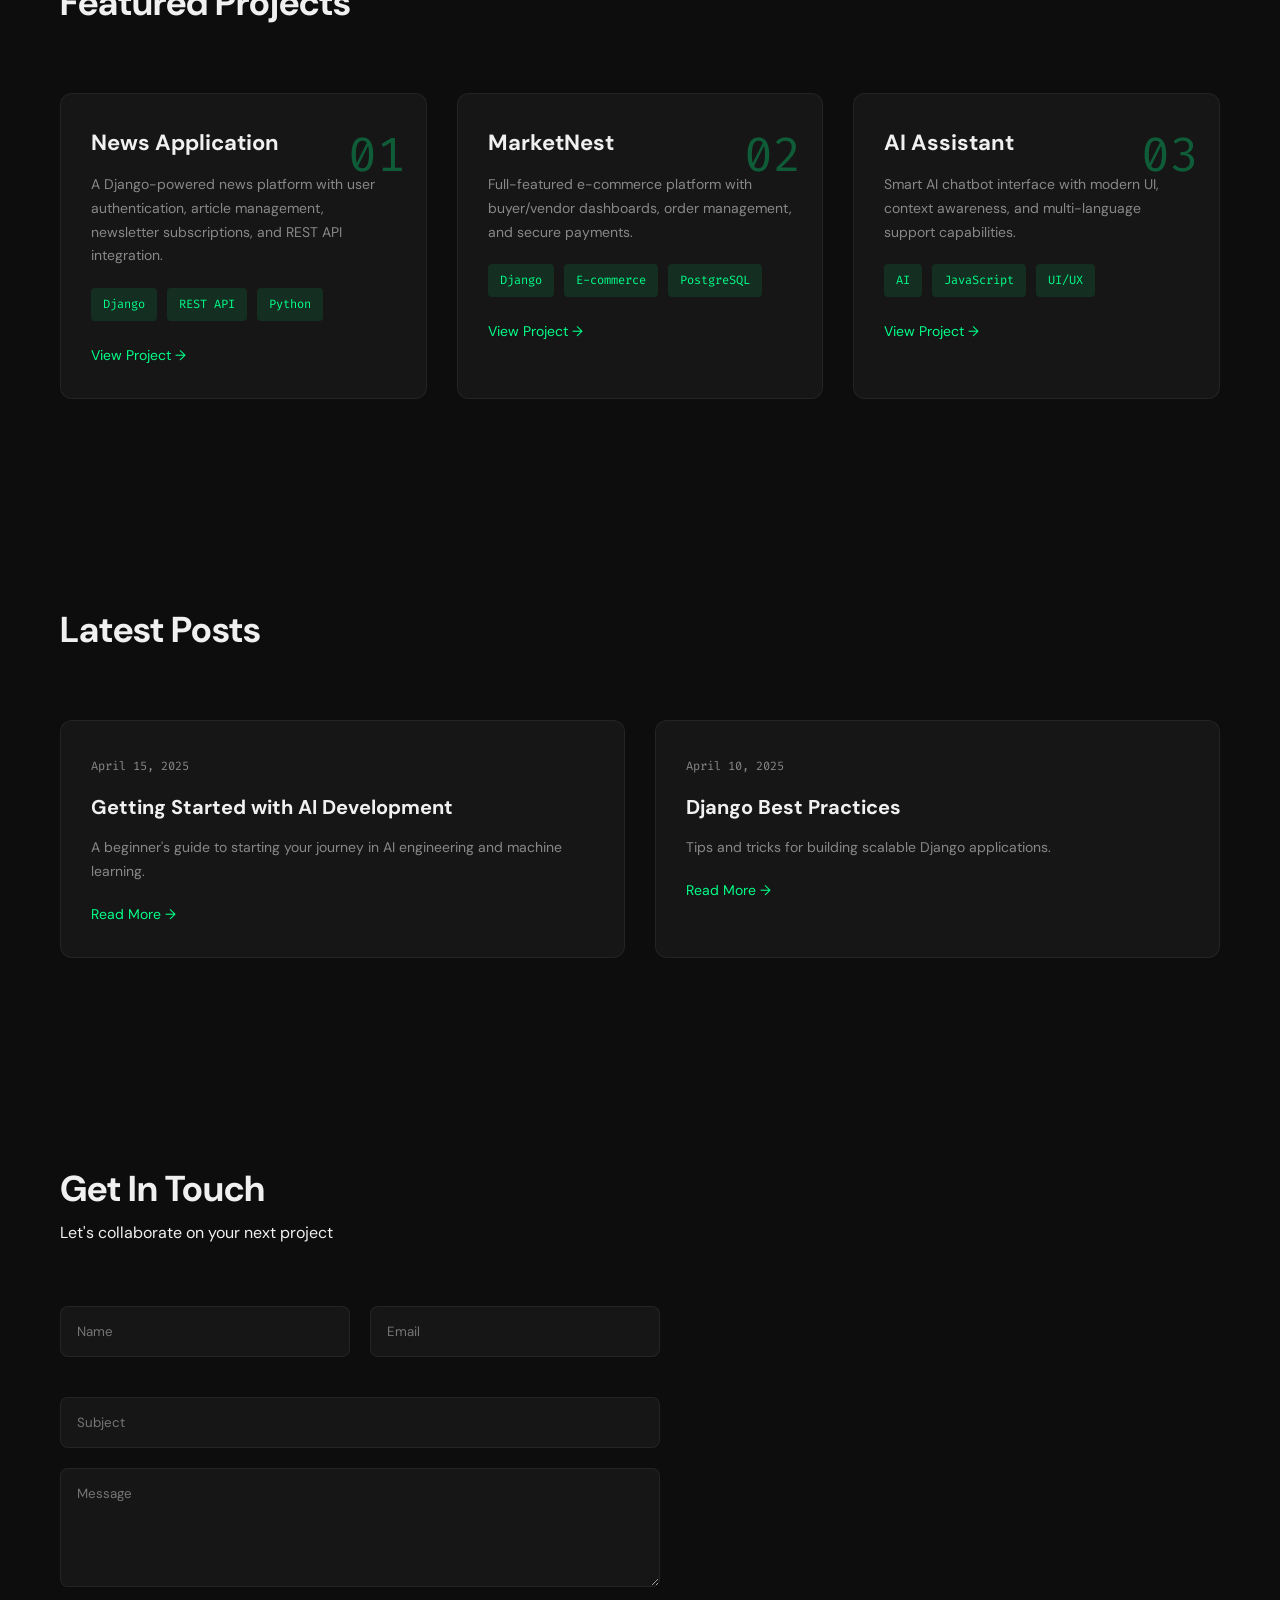
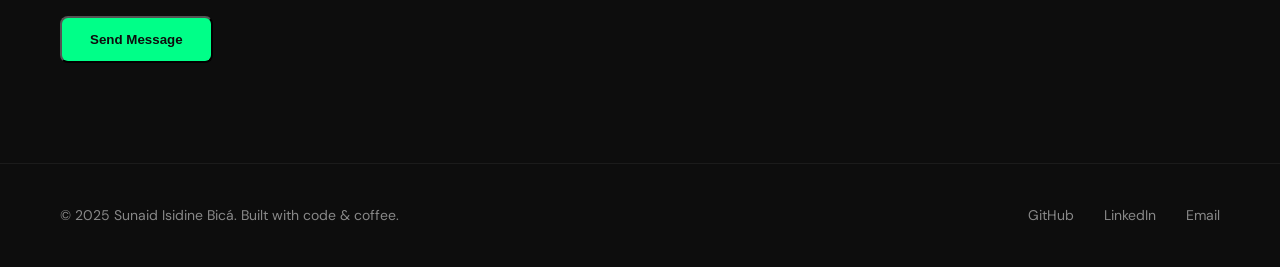
<file: projects/portfolio/index.html>
<!DOCTYPE html>
<html lang="en">
<head>
    <meta charset="UTF-8">
    <meta name="viewport" content="width=device-width, initial-scale=1.0">
    <title>DevPortfolio | Developer Portfolio</title>
    <link href="https://fonts.googleapis.com/css2?family=DM+Sans:wght@400;500;600;700&family=Fira+Code:wght@400;500&display=swap" rel="stylesheet">
    <link rel="stylesheet" href="style.css">
</head>
<body>
    <div class="cursor-dot"></div>
    <div class="cursor-outline"></div>
    
    <header class="header">
        <div class="header-content">
            <a href="#" class="logo">&lt;Dev/&gt;</a>
            <nav class="nav">
                <a href="#about">About</a>
                <a href="#projects">Projects</a>
                <a href="#blog">Blog</a>
                <a href="#contact">Contact</a>
            </nav>
        </div>
    </header>

    <section class="hero">
        <div class="hero-content">
            <p class="hero-greeting">Hello, I'm</p>
            <h1 class="hero-name">Sunaid Isidine Bicá</h1>
            <p class="hero-role">&lt;AI Engineer /&gt;</p>
            <p class="hero-bio">Building intelligent solutions with code and AI. Passionate about creating impactful technology that makes a difference.</p>
            <div class="hero-links">
                <a href="#contact" class="btn btn-primary">Let's Talk</a>
                <a href="#projects" class="btn btn-outline">View Work</a>
            </div>
            <div class="tech-stack">
                <span>Python</span>
                <span>Django</span>
                <span>JavaScript</span>
                <span>AI/ML</span>
                <span>Git</span>
            </div>
        </div>
        <div class="hero-visual">
            <div class="code-block">
                <div class="code-header">
                    <span class="dot red"></span>
                    <span class="dot yellow"></span>
                    <span class="dot green"></span>
                </div>
                <pre><code><span class="keyword">const</span> <span class="variable">developer</span> = {
  <span class="property">name</span>: <span class="string">"Sunaid Bicá"</span>,
  <span class="property">role</span>: <span class="string">"AI Engineer"</span>,
  <span class="property">skills</span>: [<span class="string">"Python"</span>, <span class="string">"Django"</span>, <span class="string">"AI/ML"</span>],
  <span class="property">passion</span>: <span class="string">"Building the future"</span>,
  <span class="property">status</span>: <span class="string">"Available for work"</span>
};

<span class="comment">// Let's build something amazing together!</span></code></pre>
            </div>
        </div>
    </section>

    <section id="about" class="about">
        <div class="section-header">
            <h2>About Me</h2>
        </div>
        <div class="about-content">
            <div class="about-text">
                <p>I'm an AI Engineering student at HyperionDev, passionate about building intelligent solutions. My journey in tech started with curiosity about how AI works, and it has grown into a genuine love for creating impactful applications.</p>
                <p>I specialize in Python, Django, web development, and AI/ML technologies. I love building applications that solve real problems and make people's lives easier.</p>
                <p>When I'm not coding, you can find me exploring new AI technologies, contributing to open-source projects, or learning about the latest developments in machine learning.</p>
            </div>
            <div class="about-image">
                <div class="avatar-placeholder">SB</div>
            </div>
        </div>
    </section>

    <section id="projects" class="projects">
        <div class="section-header">
            <h2>Featured Projects</h2>
        </div>
        <div class="projects-grid">
            <article class="project-card">
                <div class="project-number">01</div>
                <h3>News Application</h3>
                <p>A Django-powered news platform with user authentication, article management, newsletter subscriptions, and REST API integration.</p>
                <div class="project-tags">
                    <span>Django</span>
                    <span>REST API</span>
                    <span>Python</span>
                </div>
                <a href="#" class="project-link">View Project →</a>
            </article>
            <article class="project-card">
                <div class="project-number">02</div>
                <h3>MarketNest</h3>
                <p>Full-featured e-commerce platform with buyer/vendor dashboards, order management, and secure payments.</p>
                <div class="project-tags">
                    <span>Django</span>
                    <span>E-commerce</span>
                    <span>PostgreSQL</span>
                </div>
                <a href="#" class="project-link">View Project →</a>
            </article>
            <article class="project-card">
                <div class="project-number">03</div>
                <h3>AI Assistant</h3>
                <p>Smart AI chatbot interface with modern UI, context awareness, and multi-language support capabilities.</p>
                <div class="project-tags">
                    <span>AI</span>
                    <span>JavaScript</span>
                    <span>UI/UX</span>
                </div>
                <a href="#" class="project-link">View Project →</a>
            </article>
        </div>
    </section>

    <section id="blog" class="blog">
        <div class="section-header">
            <h2>Latest Posts</h2>
        </div>
        <div class="blog-grid">
            <article class="blog-card">
                <span class="blog-date">April 15, 2025</span>
                <h3>Getting Started with AI Development</h3>
                <p>A beginner's guide to starting your journey in AI engineering and machine learning.</p>
                <a href="#">Read More →</a>
            </article>
            <article class="blog-card">
                <span class="blog-date">April 10, 2025</span>
                <h3>Django Best Practices</h3>
                <p>Tips and tricks for building scalable Django applications.</p>
                <a href="#">Read More →</a>
            </article>
        </div>
    </section>

    <section id="contact" class="contact">
        <div class="section-header">
            <h2>Get In Touch</h2>
            <p>Let's collaborate on your next project</p>
        </div>
        <form class="contact-form">
            <div class="form-row">
                <input type="text" placeholder="Name" required>
                <input type="email" placeholder="Email" required>
            </div>
            <input type="text" placeholder="Subject">
            <textarea placeholder="Message" rows="5" required></textarea>
            <button type="submit" class="btn btn-primary">Send Message</button>
        </form>
    </section>

    <footer class="footer">
        <div class="footer-content">
            <p>© 2025 Sunaid Isidine Bicá. Built with code & coffee.</p>
            <div class="social-links">
                <a href="https://github.com">GitHub</a>
                <a href="https://www.linkedin.com/in/suneid-bica-1747a33b0">LinkedIn</a>
                <a href="mailto:bsuneid@gmail.com">Email</a>
            </div>
        </div>
    </footer>

    <script src="script.js"></script>
</body>
</html>
</file>
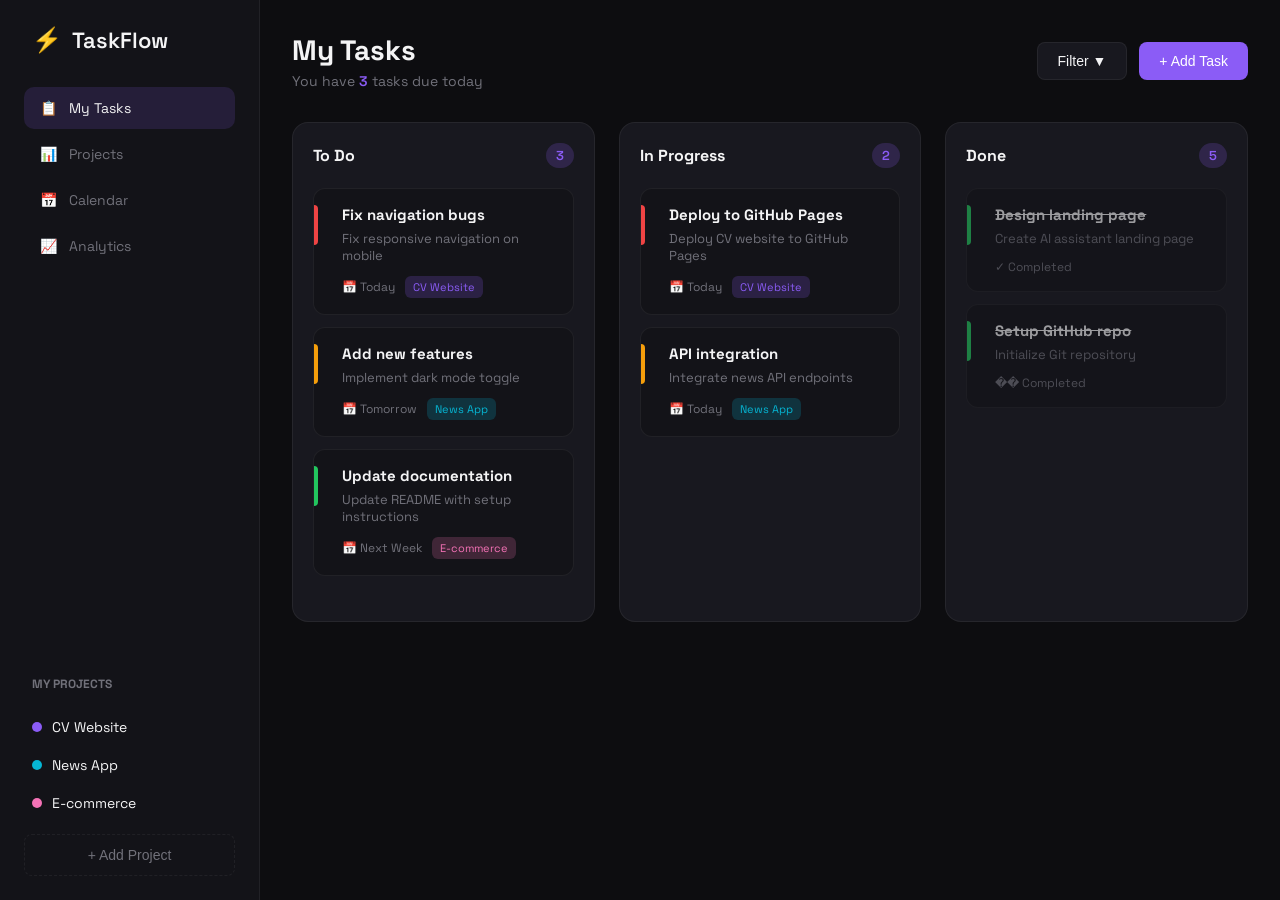
<file: projects/taskflow/index.html>
<!DOCTYPE html>
<html lang="en">
<head>
    <meta charset="UTF-8">
    <meta name="viewport" content="width=device-width, initial-scale=1.0">
    <title>TaskFlow | Project Manager</title>
    <link href="https://fonts.googleapis.com/css2?family=Space+Grotesk:wght@400;500;600;700&display=swap" rel="stylesheet">
    <link rel="stylesheet" href="style.css">
</head>
<body>
    <div class="app">
        <aside class="sidebar">
            <div class="logo">
                <span class="logo-icon">⚡</span>
                <span>TaskFlow</span>
            </div>
            <nav class="nav-menu">
                <a href="#" class="nav-item active">
                    <span>📋</span> My Tasks
                </a>
                <a href="#" class="nav-item">
                    <span>📊</span> Projects
                </a>
                <a href="#" class="nav-item">
                    <span>📅</span> Calendar
                </a>
                <a href="#" class="nav-item">
                    <span>📈</span> Analytics
                </a>
            </nav>
            <div class="projects-list">
                <h3>My Projects</h3>
                <div class="project-item">
                    <span class="project-color" style="background: #8b5cf6;"></span>
                    <span>CV Website</span>
                </div>
                <div class="project-item">
                    <span class="project-color" style="background: #06b6d4;"></span>
                    <span>News App</span>
                </div>
                <div class="project-item">
                    <span class="project-color" style="background: #f472b6;"></span>
                    <span>E-commerce</span>
                </div>
                <button class="add-project">+ Add Project</button>
            </div>
        </aside>

        <main class="main-content">
            <header class="header">
                <div class="header-left">
                    <h1>My Tasks</h1>
                    <p>You have <span class="count">3</span> tasks due today</p>
                </div>
                <div class="header-right">
                    <button class="btn-filter">Filter ▼</button>
                    <button class="btn-add">+ Add Task</button>
                </div>
            </header>

            <div class="kanban-board">
                <div class="kanban-column">
                    <div class="column-header">
                        <h3>To Do</h3>
                        <span class="count">3</span>
                    </div>
                    <div class="task-card">
                        <div class="task-priority high"></div>
                        <div class="task-content">
                            <h4>Fix navigation bugs</h4>
                            <p>Fix responsive navigation on mobile</p>
                            <div class="task-meta">
                                <span class="task-date">📅 Today</span>
                                <span class="task-project" style="background: rgba(139,92,246,0.2); color: #8b5cf6;">CV Website</span>
                            </div>
                        </div>
                    </div>
                    <div class="task-card">
                        <div class="task-priority medium"></div>
                        <div class="task-content">
                            <h4>Add new features</h4>
                            <p>Implement dark mode toggle</p>
                            <div class="task-meta">
                                <span class="task-date">📅 Tomorrow</span>
                                <span class="task-project" style="background: rgba(6,182,212,0.2); color: #06b6d4;">News App</span>
                            </div>
                        </div>
                    </div>
                    <div class="task-card">
                        <div class="task-priority low"></div>
                        <div class="task-content">
                            <h4>Update documentation</h4>
                            <p>Update README with setup instructions</p>
                            <div class="task-meta">
                                <span class="task-date">📅 Next Week</span>
                                <span class="task-project" style="background: rgba(244,114,182,0.2); color: #f472b6;">E-commerce</span>
                            </div>
                        </div>
                    </div>
                </div>

                <div class="kanban-column">
                    <div class="column-header">
                        <h3>In Progress</h3>
                        <span class="count">2</span>
                    </div>
                    <div class="task-card">
                        <div class="task-priority high"></div>
                        <div class="task-content">
                            <h4>Deploy to GitHub Pages</h4>
                            <p>Deploy CV website to GitHub Pages</p>
                            <div class="task-meta">
                                <span class="task-date">📅 Today</span>
                                <span class="task-project" style="background: rgba(139,92,246,0.2); color: #8b5cf6;">CV Website</span>
                            </div>
                        </div>
                    </div>
                    <div class="task-card">
                        <div class="task-priority medium"></div>
                        <div class="task-content">
                            <h4>API integration</h4>
                            <p>Integrate news API endpoints</p>
                            <div class="task-meta">
                                <span class="task-date">📅 Today</span>
                                <span class="task-project" style="background: rgba(6,182,212,0.2); color: #06b6d4;">News App</span>
                            </div>
                        </div>
                    </div>
                </div>

                <div class="kanban-column">
                    <div class="column-header">
                        <h3>Done</h3>
                        <span class="count">5</span>
                    </div>
                    <div class="task-card completed">
                        <div class="task-priority low"></div>
                        <div class="task-content">
                            <h4>Design landing page</h4>
                            <p>Create AI assistant landing page</p>
                            <div class="task-meta">
                                <span class="task-date">✓ Completed</span>
                            </div>
                        </div>
                    </div>
                    <div class="task-card completed">
                        <div class="task-priority low"></div>
                        <div class="task-content">
                            <h4>Setup GitHub repo</h4>
                            <p>Initialize Git repository</p>
                            <div class="task-meta">
                                <span class="task-date">�� Completed</span>
                            </div>
                        </div>
                    </div>
                </div>
            </div>
        </main>
    </div>

    <script src="script.js"></script>
</body>
</html>
</file>
<file: style.css>
:root {
    --bg-primary: #0a0a0f;
    --bg-secondary: #12121a;
    --bg-card: rgba(18, 18, 26, 0.8);
    --accent-primary: #6366f1;
    --accent-secondary: #8b5cf6;
    --accent-tertiary: #06b6d4;
    --accent-gradient: linear-gradient(135deg, #6366f1 0%, #8b5cf6 50%, #06b6d4 100%);
    --text-primary: #f8fafc;
    --text-secondary: #94a3b8;
    --text-muted: #64748b;
    --border-color: rgba(99, 102, 241, 0.2);
    --glow-color: rgba(99, 102, 241, 0.4);
}

* {
    margin: 0;
    padding: 0;
    box-sizing: border-box;
}

html {
    scroll-behavior: smooth;
}

body {
    font-family: 'Inter', -apple-system, BlinkMacSystemFont, sans-serif;
    background: var(--bg-primary);
    color: var(--text-primary);
    line-height: 1.7;
    overflow-x: hidden;
}

.cursor-glow {
    position: fixed;
    width: 400px;
    height: 400px;
    background: radial-gradient(circle, rgba(99, 102, 241, 0.15) 0%, transparent 70%);
    pointer-events: none;
    transform: translate(-50%, -50%);
    z-index: 9999;
    transition: opacity 0.3s;
}

.sidebar {
    position: fixed;
    left: 0;
    top: 0;
    width: 280px;
    height: 100vh;
    background: var(--bg-secondary);
    border-right: 1px solid var(--border-color);
    z-index: 100;
    display: flex;
    align-items: center;
    justify-content: center;
}

.nav-content {
    text-align: center;
}

.avatar-container {
    margin-bottom: 50px;
}

.avatar-ring {
    width: 120px;
    height: 120px;
    border-radius: 50%;
    padding: 4px;
    background: var(--accent-gradient);
    margin: 0 auto;
    animation: pulse-ring 3s ease-in-out infinite;
}

@keyframes pulse-ring {
    0%, 100% { box-shadow: 0 0 30px var(--glow-color); }
    50% { box-shadow: 0 0 50px var(--glow-color), 0 0 80px rgba(99, 102, 241, 0.2); }
}

.avatar {
    width: 100%;
    height: 100%;
    border-radius: 50%;
    background: var(--bg-secondary);
    display: flex;
    align-items: center;
    justify-content: center;
    font-size: 36px;
    font-weight: 700;
    font-family: 'JetBrains Mono', monospace;
    color: var(--accent-primary);
}

.nav-links {
    list-style: none;
    display: flex;
    flex-direction: column;
    gap: 8px;
}

.nav-link {
    display: flex;
    align-items: center;
    gap: 16px;
    padding: 14px 24px;
    color: var(--text-secondary);
    text-decoration: none;
    border-radius: 12px;
    transition: all 0.4s cubic-bezier(0.4, 0, 0.2, 1);
    position: relative;
    overflow: hidden;
}

.nav-link::before {
    content: '';
    position: absolute;
    left: 0;
    top: 0;
    height: 100%;
    width: 3px;
    background: var(--accent-gradient);
    transform: scaleY(0);
    transition: transform 0.4s cubic-bezier(0.4, 0, 0.2, 1);
}

.nav-link:hover,
.nav-link.active {
    color: var(--text-primary);
    background: rgba(99, 102, 241, 0.1);
}

.nav-link:hover::before,
.nav-link.active::before {
    transform: scaleY(1);
}

.nav-icon {
    font-family: 'JetBrains Mono', monospace;
    font-size: 12px;
    color: var(--accent-primary);
    opacity: 0.7;
}

.nav-text {
    font-weight: 500;
    letter-spacing: 0.5px;
}

.main-content {
    margin-left: 280px;
    min-height: 100vh;
}

.hero-section {
    min-height: 100vh;
    display: flex;
    align-items: center;
    justify-content: center;
    position: relative;
    overflow: hidden;
    padding: 60px;
}

.hero-bg {
    position: absolute;
    inset: 0;
    z-index: 0;
}

.grid-overlay {
    position: absolute;
    inset: 0;
    background-image: 
        linear-gradient(rgba(99, 102, 241, 0.03) 1px, transparent 1px),
        linear-gradient(90deg, rgba(99, 102, 241, 0.03) 1px, transparent 1px);
    background-size: 60px 60px;
    animation: grid-move 20s linear infinite;
}

@keyframes grid-move {
    0% { transform: translate(0, 0); }
    100% { transform: translate(60px, 60px); }
}

.floating-shapes {
    position: absolute;
    inset: 0;
}

.shape {
    position: absolute;
    border-radius: 50%;
    filter: blur(80px);
    animation: float 20s ease-in-out infinite;
}

.shape-1 {
    width: 500px;
    height: 500px;
    background: rgba(99, 102, 241, 0.3);
    top: -200px;
    right: -100px;
    animation-delay: 0s;
}

.shape-2 {
    width: 400px;
    height: 400px;
    background: rgba(139, 92, 246, 0.25);
    bottom: -150px;
    left: -100px;
    animation-delay: -5s;
}

.shape-3 {
    width: 300px;
    height: 300px;
    background: rgba(6, 182, 212, 0.2);
    top: 50%;
    left: 50%;
    transform: translate(-50%, -50%);
    animation-delay: -10s;
}

@keyframes float {
    0%, 100% { transform: translate(0, 0) scale(1); }
    25% { transform: translate(30px, -30px) scale(1.05); }
    50% { transform: translate(-20px, 20px) scale(0.95); }
    75% { transform: translate(-30px, -20px) scale(1.02); }
}

.hero-content {
    position: relative;
    z-index: 1;
    text-align: center;
    max-width: 900px;
}

.hero-subtitle {
    font-family: 'JetBrains Mono', monospace;
    font-size: 14px;
    color: var(--accent-tertiary);
    text-transform: uppercase;
    letter-spacing: 4px;
    margin-bottom: 20px;
    opacity: 0;
    animation: fadeInUp 0.8s ease forwards 0.2s;
}

.hero-title {
    font-size: clamp(48px, 10vw, 100px);
    font-weight: 800;
    line-height: 1.1;
    margin-bottom: 24px;
}

.title-line {
    display: block;
    opacity: 0;
    animation: fadeInUp 0.8s ease forwards;
}

.title-line:nth-child(1) { animation-delay: 0.4s; }
.title-line:nth-child(2) { animation-delay: 0.6s; }
.title-line:nth-child(3) { animation-delay: 0.8s; }

.title-line.accent {
    background: var(--accent-gradient);
    -webkit-background-clip: text;
    -webkit-text-fill-color: transparent;
    background-clip: text;
}

@keyframes fadeInUp {
    from {
        opacity: 0;
        transform: translateY(30px);
    }
    to {
        opacity: 1;
        transform: translateY(0);
    }
}

.hero-tagline {
    font-size: 20px;
    color: var(--text-secondary);
    margin-bottom: 40px;
    opacity: 0;
    animation: fadeInUp 0.8s ease forwards 1s;
}

.hero-cta {
    display: flex;
    gap: 20px;
    justify-content: center;
    flex-wrap: wrap;
    opacity: 0;
    animation: fadeInUp 0.8s ease forwards 1.2s;
}

.btn {
    display: inline-flex;
    align-items: center;
    gap: 10px;
    padding: 16px 32px;
    border-radius: 12px;
    font-weight: 600;
    font-size: 16px;
    text-decoration: none;
    transition: all 0.4s cubic-bezier(0.4, 0, 0.2, 1);
    cursor: pointer;
    border: none;
}

.btn-primary {
    background: var(--accent-gradient);
    color: white;
    box-shadow: 0 4px 20px var(--glow-color);
}

.btn-primary:hover {
    transform: translateY(-3px);
    box-shadow: 0 8px 30px var(--glow-color);
}

.btn-primary svg {
    transition: transform 0.3s;
}

.btn-primary:hover svg {
    transform: translateX(5px);
}

.btn-secondary {
    background: transparent;
    color: var(--text-primary);
    border: 1px solid var(--border-color);
}

.btn-secondary:hover {
    background: rgba(99, 102, 241, 0.1);
    border-color: var(--accent-primary);
}

.scroll-indicator {
    position: absolute;
    bottom: 40px;
    left: 50%;
    transform: translateX(-50%);
    display: flex;
    flex-direction: column;
    align-items: center;
    gap: 10px;
    opacity: 0;
    animation: fadeInUp 0.8s ease forwards 1.5s;
}

.scroll-text {
    font-size: 12px;
    text-transform: uppercase;
    letter-spacing: 2px;
    color: var(--text-muted);
}

.scroll-line {
    width: 1px;
    height: 60px;
    background: linear-gradient(to bottom, var(--accent-primary), transparent);
    animation: scroll-bounce 2s ease-in-out infinite;
}

@keyframes scroll-bounce {
    0%, 100% { transform: scaleY(1); opacity: 1; }
    50% { transform: scaleY(0.5); opacity: 0.5; }
}

.section {
    padding: 120px 80px;
    position: relative;
}

.section-header {
    display: flex;
    align-items: center;
    gap: 24px;
    margin-bottom: 60px;
}

.section-number {
    font-family: 'JetBrains Mono', monospace;
    font-size: 14px;
    color: var(--accent-primary);
    padding: 8px 16px;
    background: rgba(99, 102, 241, 0.1);
    border-radius: 8px;
}

.section-title {
    font-size: 42px;
    font-weight: 700;
    position: relative;
}

.section-title::after {
    content: '';
    position: absolute;
    bottom: -10px;
    left: 0;
    width: 80px;
    height: 4px;
    background: var(--accent-gradient);
    border-radius: 2px;
}

.fade-in {
    opacity: 0;
    transform: translateY(40px);
    transition: all 0.8s cubic-bezier(0.4, 0, 0.2, 1);
}

.fade-in.visible {
    opacity: 1;
    transform: translateY(0);
}

.about-content {
    display: grid;
    grid-template-columns: 1fr 1fr;
    gap: 60px;
    align-items: center;
}

.about-text p {
    color: var(--text-secondary);
    font-size: 17px;
    margin-bottom: 24px;
    line-height: 1.9;
}

.code-window {
    background: var(--bg-card);
    border: 1px solid var(--border-color);
    border-radius: 16px;
    overflow: hidden;
    backdrop-filter: blur(10px);
}

.window-header {
    display: flex;
    gap: 8px;
    padding: 16px 20px;
    background: rgba(0, 0, 0, 0.3);
    border-bottom: 1px solid var(--border-color);
}

.window-dot {
    width: 12px;
    height: 12px;
    border-radius: 50%;
}

.window-dot.red { background: #ef4444; }
.window-dot.yellow { background: #eab308; }
.window-dot.green { background: #22c55e; }

.window-content {
    padding: 24px;
}

.window-content pre {
    margin: 0;
    font-family: 'JetBrains Mono', monospace;
    font-size: 14px;
    line-height: 1.8;
}

.window-content code {
    color: var(--text-secondary);
}

.keyword { color: #c792ea; }
.variable { color: #82aaff; }
.property { color: #f07178; }
.string { color: #c3e88d; }

.skills-grid {
    display: grid;
    grid-template-columns: repeat(2, 1fr);
    gap: 30px;
    margin-bottom: 60px;
}

.skill-category {
    background: var(--bg-card);
    border: 1px solid var(--border-color);
    border-radius: 20px;
    padding: 32px;
    backdrop-filter: blur(10px);
    transition: all 0.4s cubic-bezier(0.4, 0, 0.2, 1);
}

.skill-category:hover {
    transform: translateY(-5px);
    border-color: var(--accent-primary);
    box-shadow: 0 20px 40px rgba(0, 0, 0, 0.3);
}

.skill-icon {
    width: 56px;
    height: 56px;
    background: var(--accent-gradient);
    border-radius: 14px;
    display: flex;
    align-items: center;
    justify-content: center;
    margin-bottom: 20px;
}

.skill-icon svg {
    width: 28px;
    height: 28px;
    stroke: white;
}

.skill-category h3 {
    font-size: 20px;
    margin-bottom: 16px;
}

.skill-tags {
    display: flex;
    flex-wrap: wrap;
    gap: 10px;
}

.skill-tag {
    padding: 8px 16px;
    background: rgba(99, 102, 241, 0.1);
    border: 1px solid var(--border-color);
    border-radius: 20px;
    font-size: 13px;
    color: var(--text-secondary);
    transition: all 0.3s;
}

.skill-tag:hover {
    background: rgba(99, 102, 241, 0.2);
    color: var(--text-primary);
    border-color: var(--accent-primary);
}

.skills-progress {
    background: var(--bg-card);
    border: 1px solid var(--border-color);
    border-radius: 20px;
    padding: 40px;
    backdrop-filter: blur(10px);
}

.progress-bar-container {
    display: flex;
    flex-direction: column;
    gap: 24px;
}

.progress-item {
    
}

.progress-header {
    display: flex;
    justify-content: space-between;
    margin-bottom: 10px;
    font-size: 14px;
    color: var(--text-secondary);
}

.progress-bar {
    height: 8px;
    background: rgba(99, 102, 241, 0.1);
    border-radius: 4px;
    overflow: hidden;
}

.progress-fill {
    height: 100%;
    background: var(--accent-gradient);
    border-radius: 4px;
    width: 0;
    transition: width 1.5s cubic-bezier(0.4, 0, 0.2, 1);
}

.timeline {
    position: relative;
    padding-left: 40px;
}

.timeline::before {
    content: '';
    position: absolute;
    left: 8px;
    top: 0;
    bottom: 0;
    width: 2px;
    background: linear-gradient(to bottom, var(--accent-primary), var(--accent-tertiary));
}

.timeline-item {
    position: relative;
    padding-bottom: 50px;
}

.timeline-item:last-child {
    padding-bottom: 0;
}

.timeline-marker {
    position: absolute;
    left: -40px;
    top: 0;
    width: 18px;
    height: 18px;
    background: var(--accent-gradient);
    border-radius: 50%;
    box-shadow: 0 0 20px var(--glow-color);
}

.timeline-content {
    background: var(--bg-card);
    border: 1px solid var(--border-color);
    border-radius: 16px;
    padding: 32px;
    backdrop-filter: blur(10px);
    transition: all 0.4s;
}

.timeline-item:hover .timeline-content {
    border-color: var(--accent-primary);
    transform: translateX(10px);
}

.timeline-date {
    font-family: 'JetBrains Mono', monospace;
    font-size: 13px;
    color: var(--accent-tertiary);
    display: inline-block;
    padding: 6px 12px;
    background: rgba(6, 182, 212, 0.1);
    border-radius: 6px;
    margin-bottom: 16px;
}

.timeline-content h3 {
    font-size: 24px;
    margin-bottom: 8px;
}

.timeline-subtitle {
    color: var(--accent-primary);
    font-weight: 500;
    margin-bottom: 16px;
}

.timeline-description {
    color: var(--text-secondary);
    line-height: 1.8;
}

.timeline-tags {
    display: flex;
    flex-wrap: wrap;
    gap: 8px;
    margin-top: 16px;
}

.timeline-tags span {
    padding: 6px 12px;
    background: rgba(99, 102, 241, 0.1);
    border-radius: 6px;
    font-size: 12px;
    color: var(--text-muted);
}

.projects-grid {
    display: grid;
    grid-template-columns: repeat(3, 1fr);
    gap: 30px;
}

.project-card {
    background: var(--bg-card);
    border: 1px solid var(--border-color);
    border-radius: 20px;
    overflow: hidden;
    backdrop-filter: blur(10px);
    transition: all 0.5s cubic-bezier(0.4, 0, 0.2, 1);
    text-decoration: none;
    color: inherit;
    display: block;
}

.project-card:hover {
    transform: translateY(-10px);
    border-color: var(--accent-primary);
    box-shadow: 0 30px 60px rgba(0, 0, 0, 0.4);
}

.project-visual {
    height: 180px;
    background: linear-gradient(135deg, rgba(99, 102, 241, 0.2), rgba(139, 92, 246, 0.2));
    display: flex;
    align-items: center;
    justify-content: center;
    position: relative;
    overflow: hidden;
}

.project-visual::before {
    content: '';
    position: absolute;
    inset: 0;
    background: var(--accent-gradient);
    opacity: 0;
    transition: opacity 0.4s;
}

.project-card:hover .project-visual::before {
    opacity: 0.1;
}

.project-icon {
    width: 80px;
    height: 80px;
    background: var(--accent-gradient);
    border-radius: 20px;
    display: flex;
    align-items: center;
    justify-content: center;
    transition: transform 0.4s;
}

.project-card:hover .project-icon {
    transform: scale(1.1) rotate(5deg);
}

.project-icon svg {
    width: 40px;
    height: 40px;
    stroke: white;
}

.project-info {
    padding: 28px;
}

.project-tag {
    font-size: 12px;
    text-transform: uppercase;
    letter-spacing: 2px;
    color: var(--accent-tertiary);
    font-weight: 600;
}

.project-info h3 {
    font-size: 20px;
    margin: 12px 0 16px;
}

.project-info p {
    color: var(--text-secondary);
    font-size: 14px;
    line-height: 1.8;
    margin-bottom: 20px;
}

.project-tech {
    display: flex;
    flex-wrap: wrap;
    gap: 8px;
}

.project-tech span {
    padding: 6px 12px;
    background: rgba(99, 102, 241, 0.1);
    border-radius: 6px;
    font-size: 12px;
    color: var(--accent-primary);
}

.contact-content {
    max-width: 900px;
}

.contact-intro {
    text-align: center;
    margin-bottom: 50px;
}

.contact-intro h3 {
    font-size: 32px;
    margin-bottom: 16px;
}

.contact-intro p {
    color: var(--text-secondary);
    font-size: 18px;
}

.contact-cards {
    display: grid;
    grid-template-columns: repeat(3, 1fr);
    gap: 24px;
}

.contact-card {
    display: flex;
    align-items: center;
    gap: 20px;
    padding: 28px;
    background: var(--bg-card);
    border: 1px solid var(--border-color);
    border-radius: 16px;
    text-decoration: none;
    color: inherit;
    transition: all 0.4s cubic-bezier(0.4, 0, 0.2, 1);
}

.contact-card:hover {
    border-color: var(--accent-primary);
    transform: translateY(-5px);
    box-shadow: 0 20px 40px rgba(0, 0, 0, 0.3);
}

.contact-icon {
    width: 56px;
    height: 56px;
    background: var(--accent-gradient);
    border-radius: 14px;
    display: flex;
    align-items: center;
    justify-content: center;
    flex-shrink: 0;
}

.contact-icon svg {
    width: 24px;
    height: 24px;
    stroke: white;
}

.contact-label {
    display: block;
    font-size: 13px;
    color: var(--text-muted);
    margin-bottom: 4px;
}

.contact-value {
    font-weight: 500;
    color: var(--text-primary);
}

.footer {
    padding: 40px 80px;
    border-top: 1px solid var(--border-color);
    background: var(--bg-secondary);
}

.footer-content {
    display: flex;
    justify-content: space-between;
    align-items: center;
}

.footer-text {
    color: var(--text-muted);
    font-size: 14px;
}

.footer-links {
    display: flex;
    gap: 24px;
}

.footer-link {
    color: var(--text-secondary);
    text-decoration: none;
    font-size: 14px;
    transition: color 0.3s;
}

.footer-link:hover {
    color: var(--accent-primary);
}

@media (max-width: 1200px) {
    .sidebar {
        width: 240px;
    }
    .main-content {
        margin-left: 240px;
    }
    .skills-grid {
        grid-template-columns: 1fr;
    }
    .projects-grid {
        grid-template-columns: repeat(2, 1fr);
    }
}

@media (max-width: 900px) {
    .sidebar {
        width: 100%;
        height: auto;
        position: relative;
    }
    .main-content {
        margin-left: 0;
    }
    .nav-content {
        padding: 20px;
    }
    .avatar-container {
        margin-bottom: 20px;
    }
    .avatar-ring {
        width: 80px;
        height: 80px;
    }
    .avatar {
        font-size: 24px;
    }
    .nav-links {
        flex-direction: row;
        justify-content: center;
        flex-wrap: wrap;
    }
    .nav-link {
        padding: 10px 16px;
    }
    .nav-icon {
        display: none;
    }
    .section {
        padding: 60px 30px;
    }
    .about-content {
        grid-template-columns: 1fr;
    }
    .projects-grid {
        grid-template-columns: 1fr;
    }
    .contact-cards {
        grid-template-columns: 1fr;
    }
    .footer-content {
        flex-direction: column;
        gap: 20px;
        text-align: center;
    }
}
</file>
<file: projects/ai-assistant/style.css>
:root {
    --bg-dark: #0a0a0f;
    --bg-card: rgba(20, 20, 30, 0.8);
    --accent-primary: #8b5cf6;
    --accent-secondary: #06b6d4;
    --accent-tertiary: #f472b6;
    --text-primary: #f8fafc;
    --text-secondary: #94a3b8;
    --gradient: linear-gradient(135deg, #8b5cf6 0%, #06b6d4 50%, #f472b6 100%);
}

* {
    margin: 0;
    padding: 0;
    box-sizing: border-box;
}

html {
    scroll-behavior: smooth;
}

body {
    font-family: 'Space Grotesk', sans-serif;
    background: var(--bg-dark);
    color: var(--text-primary);
    line-height: 1.7;
    overflow-x: hidden;
}

.bg-gradient {
    position: fixed;
    inset: 0;
    background: radial-gradient(ellipse at 30% 20%, rgba(139, 92, 246, 0.15) 0%, transparent 50%),
                radial-gradient(ellipse at 70% 80%, rgba(6, 182, 212, 0.1) 0%, transparent 50%);
    pointer-events: none;
    z-index: -1;
}

.floating-orbs {
    position: fixed;
    inset: 0;
    pointer-events: none;
    z-index: -1;
}

.orb {
    position: absolute;
    border-radius: 50%;
    filter: blur(100px);
    animation: float 20s ease-in-out infinite;
}

.orb-1 {
    width: 400px;
    height: 400px;
    background: rgba(139, 92, 246, 0.2);
    top: 10%;
    right: 10%;
}

.orb-2 {
    width: 300px;
    height: 300px;
    background: rgba(6, 182, 212, 0.15);
    bottom: 20%;
    left: 5%;
    animation-delay: -5s;
}

.orb-3 {
    width: 250px;
    height: 250px;
    background: rgba(244, 114, 182, 0.15);
    top: 50%;
    left: 50%;
    animation-delay: -10s;
}

@keyframes float {
    0%, 100% { transform: translate(0, 0) scale(1); }
    33% { transform: translate(30px, -30px) scale(1.05); }
    66% { transform: translate(-20px, 20px) scale(0.95); }
}

.navbar {
    display: flex;
    justify-content: space-between;
    align-items: center;
    padding: 20px 60px;
    position: fixed;
    top: 0;
    left: 0;
    right: 0;
    background: rgba(10, 10, 15, 0.8);
    backdrop-filter: blur(20px);
    z-index: 100;
    border-bottom: 1px solid rgba(139, 92, 246, 0.1);
}

.logo {
    display: flex;
    align-items: center;
    gap: 10px;
    font-size: 24px;
    font-weight: 700;
}

.logo-icon {
    color: var(--accent-primary);
}

.logo-text {
    background: var(--gradient);
    -webkit-background-clip: text;
    -webkit-text-fill-color: transparent;
}

.nav-links {
    display: flex;
    align-items: center;
    gap: 30px;
}

.nav-links a {
    color: var(--text-secondary);
    text-decoration: none;
    transition: color 0.3s;
}

.nav-links a:hover {
    color: var(--text-primary);
}

.btn-nav {
    background: var(--gradient);
    padding: 10px 20px;
    border-radius: 8px;
    color: white !important;
    font-weight: 500;
}

.hero {
    min-height: 100vh;
    display: grid;
    grid-template-columns: 1fr 1fr;
    align-items: center;
    padding: 120px 60px 60px;
    gap: 60px;
}

.hero-content {
    max-width: 600px;
}

.badge {
    display: inline-block;
    padding: 8px 16px;
    background: rgba(139, 92, 246, 0.1);
    border: 1px solid rgba(139, 92, 246, 0.3);
    border-radius: 20px;
    font-size: 14px;
    color: var(--accent-primary);
    margin-bottom: 20px;
}

.hero h1 {
    font-size: clamp(40px, 6vw, 70px);
    font-weight: 700;
    line-height: 1.1;
    margin-bottom: 24px;
}

.gradient-text {
    background: var(--gradient);
    -webkit-background-clip: text;
    -webkit-text-fill-color: transparent;
}

.hero p {
    font-size: 18px;
    color: var(--text-secondary);
    margin-bottom: 40px;
}

.cta-group {
    display: flex;
    gap: 20px;
    margin-bottom: 60px;
}

.btn-primary {
    display: inline-flex;
    align-items: center;
    gap: 10px;
    background: var(--gradient);
    color: white;
    padding: 16px 32px;
    border-radius: 12px;
    font-weight: 600;
    font-size: 16px;
    text-decoration: none;
    border: none;
    cursor: pointer;
    transition: transform 0.3s, box-shadow 0.3s;
}

.btn-primary:hover {
    transform: translateY(-3px);
    box-shadow: 0 20px 40px rgba(139, 92, 246, 0.3);
}

.btn-secondary {
    background: transparent;
    color: var(--text-primary);
    padding: 16px 32px;
    border-radius: 12px;
    font-weight: 600;
    border: 1px solid rgba(255, 255, 255, 0.1);
    cursor: pointer;
    transition: background 0.3s;
}

.btn-secondary:hover {
    background: rgba(255, 255, 255, 0.05);
}

.stats {
    display: flex;
    gap: 40px;
}

.stat {
    display: flex;
    flex-direction: column;
}

.stat-number {
    font-size: 32px;
    font-weight: 700;
    color: var(--accent-secondary);
}

.stat-label {
    font-size: 14px;
    color: var(--text-secondary);
}

.hero-visual {
    position: relative;
}

.chat-interface {
    background: var(--bg-card);
    border: 1px solid rgba(139, 92, 246, 0.2);
    border-radius: 20px;
    overflow: hidden;
    backdrop-filter: blur(20px);
}

.chat-header {
    display: flex;
    align-items: center;
    gap: 12px;
    padding: 20px;
    border-bottom: 1px solid rgba(255, 255, 255, 0.05);
}

.chat-avatar {
    width: 40px;
    height: 40px;
    background: var(--gradient);
    border-radius: 10px;
    display: flex;
    align-items: center;
    justify-content: center;
    font-weight: 700;
}

.chat-info {
    display: flex;
    flex-direction: column;
}

.chat-name {
    font-weight: 600;
}

.chat-status {
    font-size: 12px;
    color: #22c55e;
}

.chat-messages {
    padding: 20px;
    display: flex;
    flex-direction: column;
    gap: 16px;
    max-height: 300px;
    overflow-y: auto;
}

.message {
    max-width: 80%;
    padding: 12px 16px;
    border-radius: 12px;
    font-size: 14px;
}

.message.bot {
    background: rgba(139, 92, 246, 0.1);
    border: 1px solid rgba(139, 92, 246, 0.2);
}

.message.user {
    background: rgba(6, 182, 212, 0.1);
    border: 1px solid rgba(6, 182, 212, 0.2);
    align-self: flex-end;
}

.chat-input {
    display: flex;
    gap: 10px;
    padding: 20px;
    border-top: 1px solid rgba(255, 255, 255, 0.05);
}

.chat-input input {
    flex: 1;
    background: rgba(255, 255, 255, 0.05);
    border: 1px solid rgba(255, 255, 255, 0.1);
    border-radius: 8px;
    padding: 12px 16px;
    color: var(--text-primary);
    font-family: inherit;
}

.send-btn {
    background: var(--gradient);
    border: none;
    width: 44px;
    height: 44px;
    border-radius: 8px;
    color: white;
    font-size: 20px;
    cursor: pointer;
}

.glow-effect {
    position: absolute;
    inset: -50%;
    background: radial-gradient(circle, rgba(139, 92, 246, 0.3) 0%, transparent 70%);
    animation: pulse 4s ease-in-out infinite;
    pointer-events: none;
}

@keyframes pulse {
    0%, 100% { opacity: 0.3; }
    50% { opacity: 0.6; }
}

.features {
    padding: 100px 60px;
}

.section-header {
    text-align: center;
    margin-bottom: 60px;
}

.section-header h2 {
    font-size: 42px;
    margin-bottom: 16px;
}

.section-header p {
    color: var(--text-secondary);
    font-size: 18px;
}

.features-grid {
    display: grid;
    grid-template-columns: repeat(4, 1fr);
    gap: 30px;
}

.feature-card {
    background: var(--bg-card);
    border: 1px solid rgba(139, 92, 246, 0.1);
    border-radius: 20px;
    padding: 30px;
    transition: transform 0.3s, border-color 0.3s;
}

.feature-card:hover {
    transform: translateY(-10px);
    border-color: var(--accent-primary);
}

.feature-icon {
    font-size: 32px;
    color: var(--accent-primary);
    margin-bottom: 20px;
}

.feature-card h3 {
    font-size: 20px;
    margin-bottom: 12px;
}

.feature-card p {
    color: var(--text-secondary);
    font-size: 14px;
}

.demo {
    padding: 100px 60px;
    text-align: center;
}

.demo-content {
    margin-bottom: 40px;
}

.demo-content h2 {
    font-size: 42px;
    margin-bottom: 16px;
}

.demo-content p {
    color: var(--text-secondary);
}

.video-container {
    width: 100%;
    max-width: 800px;
    height: 450px;
    background: var(--bg-card);
    border: 1px solid rgba(139, 92, 246, 0.2);
    border-radius: 20px;
    margin: 0 auto;
    display: flex;
    flex-direction: column;
    align-items: center;
    justify-content: center;
    gap: 20px;
    cursor: pointer;
    transition: border-color 0.3s;
}

.video-container:hover {
    border-color: var(--accent-primary);
}

.play-button {
    width: 80px;
    height: 80px;
    background: var(--gradient);
    border-radius: 50%;
    display: flex;
    align-items: center;
    justify-content: center;
    font-size: 30px;
}

.footer {
    padding: 60px;
    border-top: 1px solid rgba(255, 255, 255, 0.05);
}

.footer-content {
    display: flex;
    justify-content: space-between;
    margin-bottom: 40px;
}

.footer-brand {
    display: flex;
    flex-direction: column;
    gap: 10px;
}

.footer-brand p {
    color: var(--text-secondary);
    font-size: 14px;
}

.footer-links {
    display: flex;
    gap: 30px;
}

.footer-links a {
    color: var(--text-secondary);
    text-decoration: none;
    font-size: 14px;
    transition: color 0.3s;
}

.footer-links a:hover {
    color: var(--accent-primary);
}

.footer-bottom {
    text-align: center;
    color: var(--text-secondary);
    font-size: 14px;
}

@media (max-width: 900px) {
    .hero {
        grid-template-columns: 1fr;
        padding: 100px 30px 60px;
    }
    .features-grid {
        grid-template-columns: repeat(2, 1fr);
    }
    .navbar {
        padding: 20px 30px;
    }
    .nav-links {
        display: none;
    }
}
</file>
<file: projects/dashboard/style.css>
:root {
    --bg-dark: #0f0f14;
    --bg-sidebar: #14141c;
    --bg-card: #1a1a24;
    --accent: #8b5cf6;
    --accent-secondary: #06b6d4;
    --accent-success: #22c55e;
    --accent-danger: #ef4444;
    --text-primary: #f8fafc;
    --text-secondary: #64748b;
    --border: rgba(255, 255, 255, 0.06);
}

* {
    margin: 0;
    padding: 0;
    box-sizing: border-box;
}

body {
    font-family: 'Inter', sans-serif;
    background: var(--bg-dark);
    color: var(--text-primary);
    display: flex;
    min-height: 100vh;
}

.sidebar {
    width: 260px;
    background: var(--bg-sidebar);
    border-right: 1px solid var(--border);
    padding: 30px 20px;
    display: flex;
    flex-direction: column;
    position: fixed;
    height: 100vh;
}

.sidebar-header {
    display: flex;
    align-items: center;
    gap: 12px;
    font-size: 20px;
    font-weight: 600;
    margin-bottom: 40px;
    padding: 0 16px;
}

.logo {
    font-size: 28px;
    color: var(--accent);
}

.sidebar-nav {
    display: flex;
    flex-direction: column;
    gap: 8px;
}

.sidebar-nav a {
    display: flex;
    align-items: center;
    gap: 12px;
    padding: 14px 16px;
    color: var(--text-secondary);
    text-decoration: none;
    border-radius: 10px;
    transition: all 0.3s;
    font-size: 14px;
}

.sidebar-nav a:hover,
.sidebar-nav a.active {
    background: rgba(139, 92, 246, 0.1);
    color: var(--text-primary);
}

.sidebar-nav a.active {
    border: 1px solid rgba(139, 92, 246, 0.2);
}

.nav-icon {
    font-size: 16px;
}

.main {
    flex: 1;
    margin-left: 260px;
    padding-bottom: 60px;
}

.topbar {
    display: flex;
    justify-content: space-between;
    align-items: center;
    padding: 20px 40px;
    background: var(--bg-sidebar);
    border-bottom: 1px solid var(--border);
    position: sticky;
    top: 0;
}

.search-bar {
    display: flex;
    align-items: center;
    gap: 12px;
    background: var(--bg-card);
    padding: 12px 20px;
    border-radius: 10px;
    width: 400px;
}

.search-bar input {
    background: transparent;
    border: none;
    color: var(--text-primary);
    font-size: 14px;
    flex: 1;
}

.search-bar input:focus {
    outline: none;
}

.topbar-right {
    display: flex;
    align-items: center;
    gap: 20px;
}

.notification-btn {
    background: transparent;
    border: none;
    font-size: 20px;
    cursor: pointer;
    position: relative;
}

.badge {
    position: absolute;
    top: -5px;
    right: -5px;
    background: var(--accent-danger);
    color: white;
    font-size: 10px;
    padding: 2px 6px;
    border-radius: 10px;
}

.user-avatar {
    width: 40px;
    height: 40px;
    background: var(--accent);
    border-radius: 10px;
    display: flex;
    align-items: center;
    justify-content: center;
    font-weight: 600;
    font-size: 14px;
}

.dashboard {
    padding: 40px;
}

.dashboard-header {
    display: flex;
    justify-content: space-between;
    align-items: center;
    margin-bottom: 40px;
}

.dashboard-header h1 {
    font-size: 32px;
}

.date-range {
    display: flex;
    gap: 10px;
}

.date-range button {
    background: var(--bg-card);
    border: 1px solid var(--border);
    color: var(--text-secondary);
    padding: 10px 20px;
    border-radius: 8px;
    cursor: pointer;
    transition: all 0.3s;
}

.date-range button:hover,
.date-range button.active {
    background: var(--accent);
    color: white;
    border-color: var(--accent);
}

.stats-grid {
    display: grid;
    grid-template-columns: repeat(4, 1fr);
    gap: 24px;
    margin-bottom: 40px;
}

.stat-card {
    background: var(--bg-card);
    border: 1px solid var(--border);
    border-radius: 16px;
    padding: 24px;
    display: flex;
    gap: 16px;
}

.stat-icon {
    font-size: 32px;
}

.stat-content {
    display: flex;
    flex-direction: column;
}

.stat-label {
    font-size: 13px;
    color: var(--text-secondary);
}

.stat-value {
    font-size: 28px;
    font-weight: 700;
    margin: 4px 0;
}

.stat-change {
    font-size: 13px;
}

.stat-change.positive {
    color: var(--accent-success);
}

.stat-change.negative {
    color: var(--accent-danger);
}

.charts-grid {
    display: grid;
    grid-template-columns: 2fr 1fr;
    gap: 24px;
    margin-bottom: 40px;
}

.chart-card,
.table-card {
    background: var(--bg-card);
    border: 1px solid var(--border);
    border-radius: 16px;
    overflow: hidden;
}

.chart-header,
.table-header {
    padding: 24px;
    border-bottom: 1px solid var(--border);
}

.chart-header h3,
.table-header h3 {
    font-size: 18px;
}

.chart-body {
    padding: 24px;
}

.simple-chart {
    display: flex;
    align-items: flex-end;
    gap: 16px;
    height: 200px;
}

.bar {
    flex: 1;
    background: rgba(139, 92, 246, 0.3);
    border-radius: 8px 8px 0 0;
    height: var(--height);
    position: relative;
    transition: all 0.3s;
    cursor: pointer;
}

.bar:hover,
.bar.active {
    background: var(--accent);
}

.bar span {
    position: absolute;
    bottom: 100%;
    left: 50%;
    transform: translateX(-50%);
    font-size: 12px;
    padding: 4px 8px;
    background: var(--bg-sidebar);
    border-radius: 6px;
    opacity: 0;
    transition: opacity 0.3s;
}

.bar:hover span {
    opacity: 1;
}

.chart-labels {
    display: flex;
    justify-content: space-around;
    margin-top: 16px;
    font-size: 12px;
    color: var(--text-secondary);
}

.donut-chart {
    display: flex;
    flex-direction: column;
    align-items: center;
    gap: 24px;
}

.donut {
    width: 120px;
    height: 120px;
    border-radius: 50%;
    background: conic-gradient(var(--accent) 0deg 162deg, var(--accent-secondary) 162deg 270deg, #f472b6 270deg 360deg);
    display: flex;
    align-items: center;
    justify-content: center;
    font-size: 60px;
    color: var(--bg-card);
}

.legend {
    display: flex;
    flex-direction: column;
    gap: 12px;
    align-items: center;
}

.legend-item {
    display: flex;
    align-items: center;
    gap: 10px;
    font-size: 14px;
}

.legend-item .dot {
    width: 12px;
    height: 12px;
    border-radius: 50%;
}

table {
    width: 100%;
    border-collapse: collapse;
}

th {
    text-align: left;
    padding: 16px 24px;
    font-size: 12px;
    text-transform: uppercase;
    color: var(--text-secondary);
    border-bottom: 1px solid var(--border);
}

td {
    padding: 16px 24px;
    font-size: 14px;
    border-bottom: 1px solid var(--border);
}

tr:last-child td {
    border-bottom: none;
}

tr:hover td {
    background: rgba(139, 92, 246, 0.05);
}

@media (max-width: 1200px) {
    .stats-grid {
        grid-template-columns: repeat(2, 1fr);
    }
    .charts-grid {
        grid-template-columns: 1fr;
    }
}
</file>
<file: projects/portfolio/style.css>
:root {
    --bg-primary: #0d0d0d;
    --bg-secondary: #161616;
    --bg-tertiary: #1e1e1e;
    --accent: #00ff88;
    --accent-dim: rgba(0, 255, 136, 0.1);
    --text-primary: #f0f0f0;
    --text-secondary: #888;
    --border: rgba(255, 255, 255, 0.06);
}

* {
    margin: 0;
    padding: 0;
    box-sizing: border-box;
}

html {
    scroll-behavior: smooth;
}

body {
    font-family: 'DM Sans', sans-serif;
    background: var(--bg-primary);
    color: var(--text-primary);
    line-height: 1.7;
    cursor: none;
}

.cursor-dot,
.cursor-outline {
    position: fixed;
    pointer-events: none;
    z-index: 9999;
    transition: transform 0.1s;
}

.cursor-dot {
    width: 8px;
    height: 8px;
    background: var(--accent);
    border-radius: 50%;
    transform: translate(-50%, -50%);
}

.cursor-outline {
    width: 40px;
    height: 40px;
    border: 1px solid var(--accent);
    border-radius: 50%;
    transform: translate(-50%, -50%);
    transition: transform 0.2s, width 0.2s, height 0.2s;
}

body.hovering .cursor-outline {
    width: 60px;
    height: 60px;
    background: var(--accent-dim);
}

.header {
    position: fixed;
    top: 0;
    left: 0;
    right: 0;
    padding: 20px 60px;
    background: rgba(13, 13, 13, 0.9);
    backdrop-filter: blur(20px);
    z-index: 100;
    border-bottom: 1px solid var(--border);
}

.header-content {
    display: flex;
    justify-content: space-between;
    align-items: center;
}

.logo {
    font-family: 'Fira Code', monospace;
    font-size: 24px;
    font-weight: 500;
    color: var(--accent);
    text-decoration: none;
}

.nav {
    display: flex;
    gap: 40px;
}

.nav a {
    color: var(--text-secondary);
    text-decoration: none;
    font-size: 14px;
    transition: color 0.3s;
}

.nav a:hover {
    color: var(--accent);
}

.hero {
    min-height: 100vh;
    display: grid;
    grid-template-columns: 1fr 1fr;
    align-items: center;
    padding: 120px 60px 60px;
    gap: 60px;
}

.hero-content {
    max-width: 600px;
}

.hero-greeting {
    font-family: 'Fira Code', monospace;
    font-size: 14px;
    color: var(--accent);
    margin-bottom: 16px;
}

.hero-name {
    font-size: clamp(40px, 6vw, 72px);
    font-weight: 700;
    margin-bottom: 8px;
    line-height: 1.1;
}

.hero-role {
    font-family: 'Fira Code', monospace;
    font-size: 24px;
    color: var(--accent);
    margin-bottom: 24px;
}

.hero-bio {
    color: var(--text-secondary);
    font-size: 18px;
    margin-bottom: 40px;
}

.hero-links {
    display: flex;
    gap: 20px;
    margin-bottom: 40px;
}

.btn {
    padding: 14px 28px;
    border-radius: 8px;
    font-weight: 600;
    text-decoration: none;
    transition: all 0.3s;
}

.btn-primary {
    background: var(--accent);
    color: var(--bg-primary);
}

.btn-primary:hover {
    box-shadow: 0 10px 30px rgba(0, 255, 136, 0.3);
    transform: translateY(-3px);
}

.btn-outline {
    border: 1px solid var(--accent);
    color: var(--accent);
}

.btn-outline:hover {
    background: var(--accent-dim);
}

.tech-stack {
    display: flex;
    gap: 20px;
    flex-wrap: wrap;
}

.tech-stack span {
    font-family: 'Fira Code', monospace;
    font-size: 13px;
    color: var(--text-secondary);
    padding: 8px 16px;
    background: var(--bg-secondary);
    border-radius: 6px;
}

.hero-visual {
    display: flex;
    justify-content: center;
}

.code-block {
    background: var(--bg-secondary);
    border: 1px solid var(--border);
    border-radius: 12px;
    overflow: hidden;
    max-width: 500px;
}

.code-header {
    display: flex;
    gap: 8px;
    padding: 16px;
    border-bottom: 1px solid var(--border);
}

.dot {
    width: 12px;
    height: 12px;
    border-radius: 50%;
}

.dot.red { background: #ff5f57; }
.dot.yellow { background: #febc2e; }
.dot.green { background: #28c840; }

.code-block pre {
    padding: 20px;
    font-family: 'Fira Code', monospace;
    font-size: 14px;
    line-height: 1.8;
    overflow-x: auto;
}

.keyword { color: #ff79c6; }
.variable { color: #8be9fd; }
.property { color: #50fa7b; }
.string { color: #f1fa8c; }
.comment { color: #6272a4; }

.about, .projects, .blog, .contact {
    padding: 100px 60px;
}

.section-header {
    margin-bottom: 60px;
}

.section-header h2 {
    font-size: 36px;
}

.about-content {
    display: grid;
    grid-template-columns: 1fr 300px;
    gap: 60px;
    align-items: center;
}

.about-text p {
    color: var(--text-secondary);
    margin-bottom: 20px;
    font-size: 16px;
}

.avatar-placeholder {
    width: 200px;
    height: 200px;
    background: var(--bg-secondary);
    border: 2px solid var(--accent);
    border-radius: 50%;
    display: flex;
    align-items: center;
    justify-content: center;
    font-family: 'Fira Code', monospace;
    font-size: 48px;
    color: var(--accent);
}

.projects-grid {
    display: grid;
    grid-template-columns: repeat(3, 1fr);
    gap: 30px;
}

.project-card {
    background: var(--bg-secondary);
    border: 1px solid var(--border);
    border-radius: 12px;
    padding: 30px;
    transition: all 0.3s;
    position: relative;
}

.project-card:hover {
    border-color: var(--accent);
    transform: translateY(-10px);
}

.project-number {
    font-family: 'Fira Code', monospace;
    font-size: 48px;
    color: var(--accent);
    opacity: 0.3;
    position: absolute;
    top: 20px;
    right: 20px;
}

.project-card h3 {
    font-size: 22px;
    margin-bottom: 12px;
}

.project-card p {
    color: var(--text-secondary);
    font-size: 14px;
    margin-bottom: 20px;
}

.project-tags {
    display: flex;
    gap: 10px;
    flex-wrap: wrap;
    margin-bottom: 20px;
}

.project-tags span {
    font-family: 'Fira Code', monospace;
    font-size: 12px;
    color: var(--accent);
    padding: 6px 12px;
    background: var(--accent-dim);
    border-radius: 4px;
}

.project-link {
    color: var(--accent);
    text-decoration: none;
    font-size: 14px;
}

.blog-grid {
    display: grid;
    grid-template-columns: repeat(2, 1fr);
    gap: 30px;
}

.blog-card {
    background: var(--bg-secondary);
    border: 1px solid var(--border);
    border-radius: 12px;
    padding: 30px;
    transition: all 0.3s;
}

.blog-card:hover {
    border-color: var(--accent);
}

.blog-date {
    font-family: 'Fira Code', monospace;
    font-size: 12px;
    color: var(--text-secondary);
}

.blog-card h3 {
    font-size: 20px;
    margin: 12px 0;
}

.blog-card p {
    color: var(--text-secondary);
    font-size: 14px;
    margin-bottom: 16px;
}

.blog-card a {
    color: var(--accent);
    text-decoration: none;
    font-size: 14px;
}

.contact-form {
    max-width: 600px;
}

.form-row {
    display: grid;
    grid-template-columns: 1fr 1fr;
    gap: 20px;
    margin-bottom: 20px;
}

.contact-form input,
.contact-form textarea {
    width: 100%;
    background: var(--bg-secondary);
    border: 1px solid var(--border);
    border-radius: 8px;
    padding: 16px;
    color: var(--text-primary);
    font-family: inherit;
    margin-bottom: 20px;
    transition: border-color 0.3s;
}

.contact-form input:focus,
.contact-form textarea:focus {
    outline: none;
    border-color: var(--accent);
}

.contact-form textarea {
    resize: vertical;
}

.footer {
    padding: 40px 60px;
    border-top: 1px solid var(--border);
}

.footer-content {
    display: flex;
    justify-content: space-between;
    align-items: center;
}

.footer-content p {
    color: var(--text-secondary);
    font-size: 14px;
}

.social-links {
    display: flex;
    gap: 30px;
}

.social-links a {
    color: var(--text-secondary);
    text-decoration: none;
    font-size: 14px;
    transition: color 0.3s;
}

.social-links a:hover {
    color: var(--accent);
}

@media (max-width: 900px) {
    .hero {
        grid-template-columns: 1fr;
        padding: 100px 30px 60px;
    }
    .about-content {
        grid-template-columns: 1fr;
    }
    .projects-grid,
    .blog-grid {
        grid-template-columns: 1fr;
    }
    .header {
        padding: 20px 30px;
    }
    .nav {
        display: none;
    }
}
</file>
<file: projects/taskflow/style.css>
:root {
    --bg-dark: #0d0d10;
    --bg-sidebar: #131318;
    --bg-card: #18181f;
    --accent: #a78bfa;
    --accent-primary: #8b5cf6;
    --accent-secondary: #06b6d4;
    --text-primary: #f4f4f5;
    --text-secondary: #71717a;
    --border: rgba(255, 255, 255, 0.06);
}

* {
    margin: 0;
    padding: 0;
    box-sizing: border-box;
}

body {
    font-family: 'Space Grotesk', sans-serif;
    background: var(--bg-dark);
    color: var(--text-primary);
}

.app {
    display: flex;
    min-height: 100vh;
}

.sidebar {
    width: 260px;
    background: var(--bg-sidebar);
    border-right: 1px solid var(--border);
    padding: 24px;
    display: flex;
    flex-direction: column;
    position: fixed;
    height: 100vh;
}

.logo {
    display: flex;
    align-items: center;
    gap: 10px;
    font-size: 22px;
    font-weight: 600;
    margin-bottom: 32px;
    padding: 0 8px;
}

.logo-icon {
    font-size: 24px;
}

.nav-menu {
    display: flex;
    flex-direction: column;
    gap: 4px;
    margin-bottom: 32px;
}

.nav-item {
    display: flex;
    align-items: center;
    gap: 12px;
    padding: 12px 16px;
    color: var(--text-secondary);
    text-decoration: none;
    border-radius: 10px;
    transition: all 0.3s;
    font-size: 14px;
}

.nav-item:hover,
.nav-item.active {
    background: rgba(139, 92, 246, 0.15);
    color: var(--text-primary);
}

.projects-list {
    margin-top: auto;
}

.projects-list h3 {
    font-size: 12px;
    text-transform: uppercase;
    color: var(--text-secondary);
    margin-bottom: 16px;
    padding: 0 8px;
}

.project-item {
    display: flex;
    align-items: center;
    gap: 10px;
    padding: 10px 8px;
    font-size: 14px;
    cursor: pointer;
}

.project-color {
    width: 10px;
    height: 10px;
    border-radius: 50%;
}

.add-project {
    background: transparent;
    border: 1px dashed var(--border);
    color: var(--text-secondary);
    width: 100%;
    padding: 12px;
    border-radius: 8px;
    cursor: pointer;
    margin-top: 12px;
    font-size: 14px;
    transition: all 0.3s;
}

.add-project:hover {
    border-color: var(--accent-primary);
    color: var(--accent-primary);
}

.main-content {
    flex: 1;
    margin-left: 260px;
    padding: 32px;
}

.header {
    display: flex;
    justify-content: space-between;
    align-items: center;
    margin-bottom: 32px;
}

.header-left h1 {
    font-size: 28px;
    margin-bottom: 4px;
}

.header-left p {
    color: var(--text-secondary);
    font-size: 14px;
}

.count {
    color: var(--accent-primary);
    font-weight: 600;
}

.header-right {
    display: flex;
    gap: 12px;
}

.btn-filter,
.btn-add {
    padding: 10px 20px;
    border-radius: 8px;
    font-size: 14px;
    font-weight: 500;
    cursor: pointer;
    transition: all 0.3s;
}

.btn-filter {
    background: var(--bg-card);
    border: 1px solid var(--border);
    color: var(--text-primary);
}

.btn-add {
    background: var(--accent-primary);
    border: none;
    color: white;
}

.btn-add:hover {
    background: var(--accent);
}

.kanban-board {
    display: grid;
    grid-template-columns: repeat(3, 1fr);
    gap: 24px;
}

.kanban-column {
    background: var(--bg-card);
    border: 1px solid var(--border);
    border-radius: 16px;
    padding: 20px;
    min-height: 500px;
}

.column-header {
    display: flex;
    justify-content: space-between;
    align-items: center;
    margin-bottom: 20px;
}

.column-header h3 {
    font-size: 16px;
}

.column-header .count {
    background: rgba(139, 92, 246, 0.2);
    color: var(--accent-primary);
    padding: 4px 10px;
    border-radius: 20px;
    font-size: 13px;
}

.task-card {
    background: var(--bg-sidebar);
    border: 1px solid var(--border);
    border-radius: 12px;
    padding: 16px;
    margin-bottom: 12px;
    cursor: pointer;
    transition: all 0.3s;
    position: relative;
}

.task-card:hover {
    border-color: var(--accent-primary);
    transform: translateY(-2px);
}

.task-card.completed {
    opacity: 0.6;
}

.task-card.completed .task-content h4 {
    text-decoration: line-through;
}

.task-priority {
    position: absolute;
    left: 0;
    top: 16px;
    width: 4px;
    height: 40px;
    border-radius: 0 4px 4px 0;
}

.task-priority.high { background: #ef4444; }
.task-priority.medium { background: #f59e0b; }
.task-priority.low { background: #22c55e; }

.task-content {
    padding-left: 12px;
}

.task-content h4 {
    font-size: 15px;
    margin-bottom: 6px;
}

.task-content p {
    font-size: 13px;
    color: var(--text-secondary);
    margin-bottom: 12px;
}

.task-meta {
    display: flex;
    gap: 10px;
    align-items: center;
}

.task-date {
    font-size: 12px;
    color: var(--text-secondary);
}

.task-project {
    font-size: 11px;
    padding: 4px 8px;
    border-radius: 6px;
}

@media (max-width: 1000px) {
    .kanban-board {
        grid-template-columns: 1fr;
    }
}
</file>
